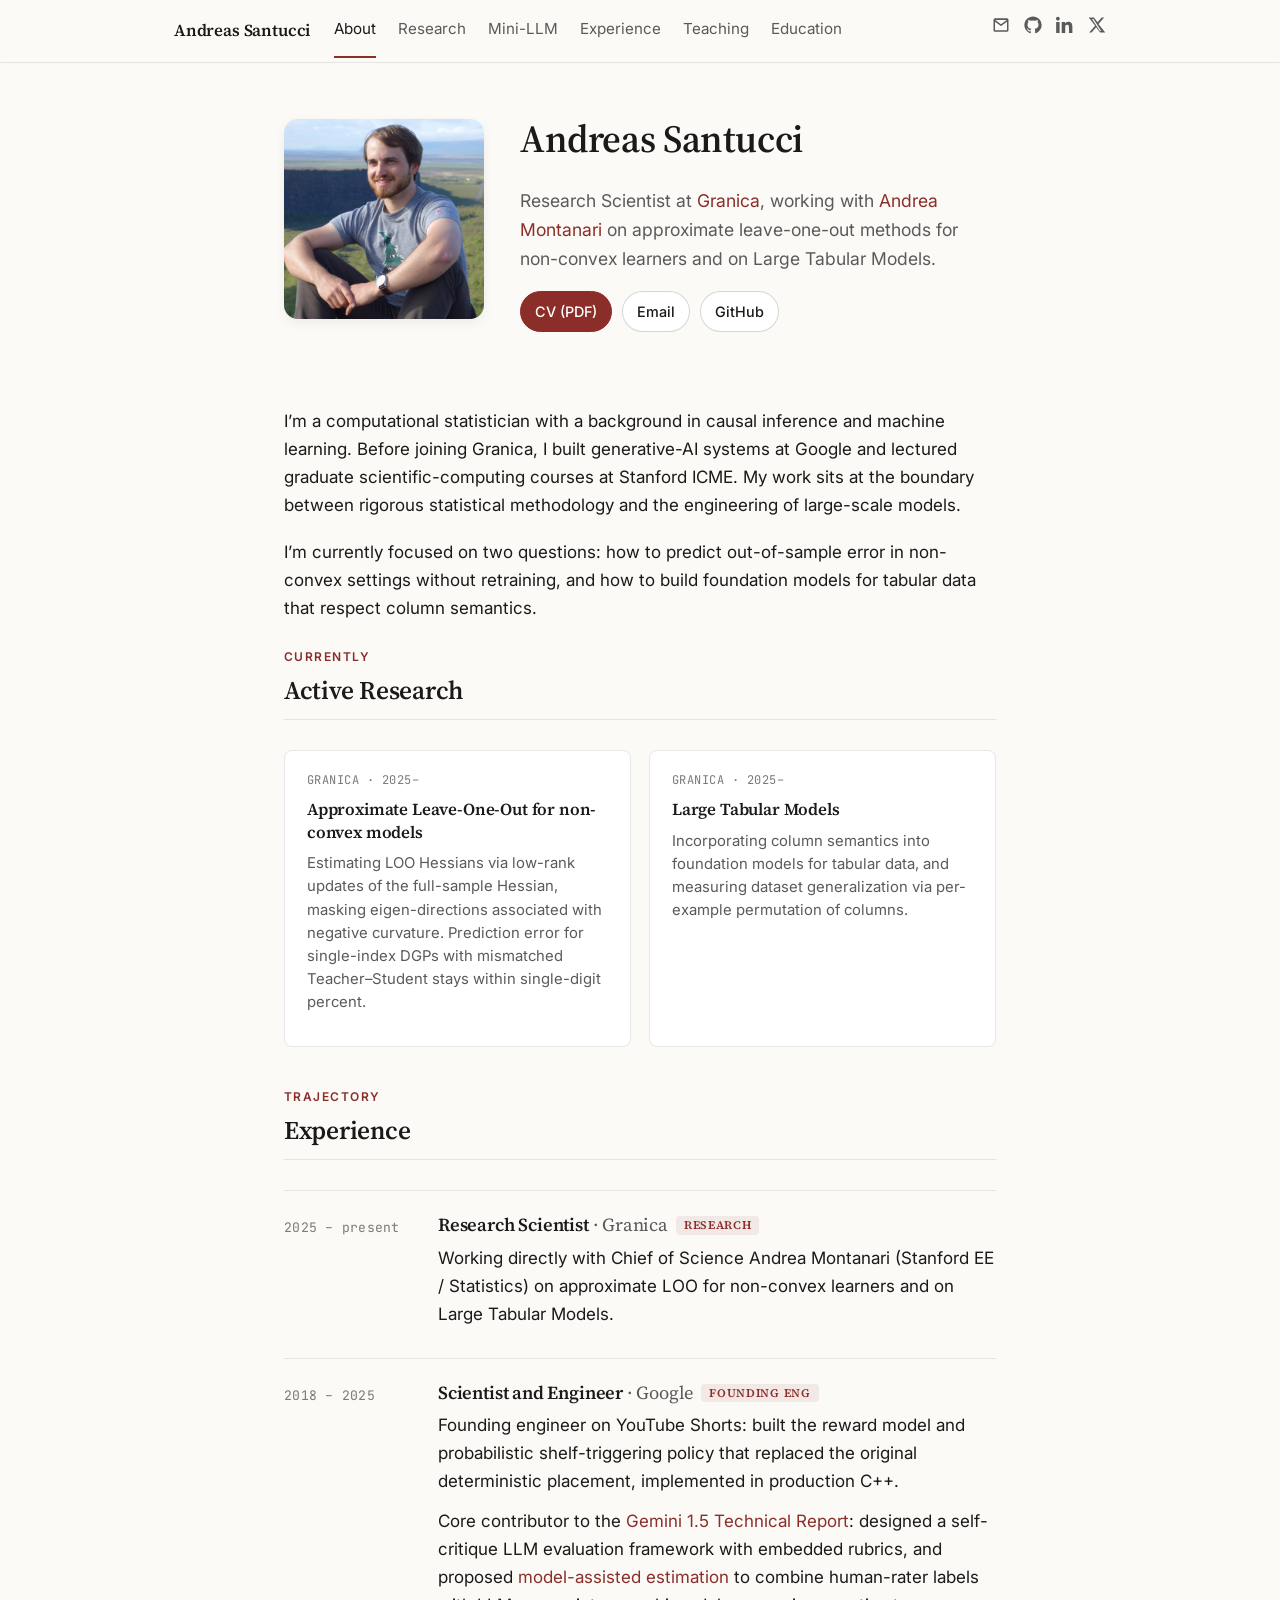
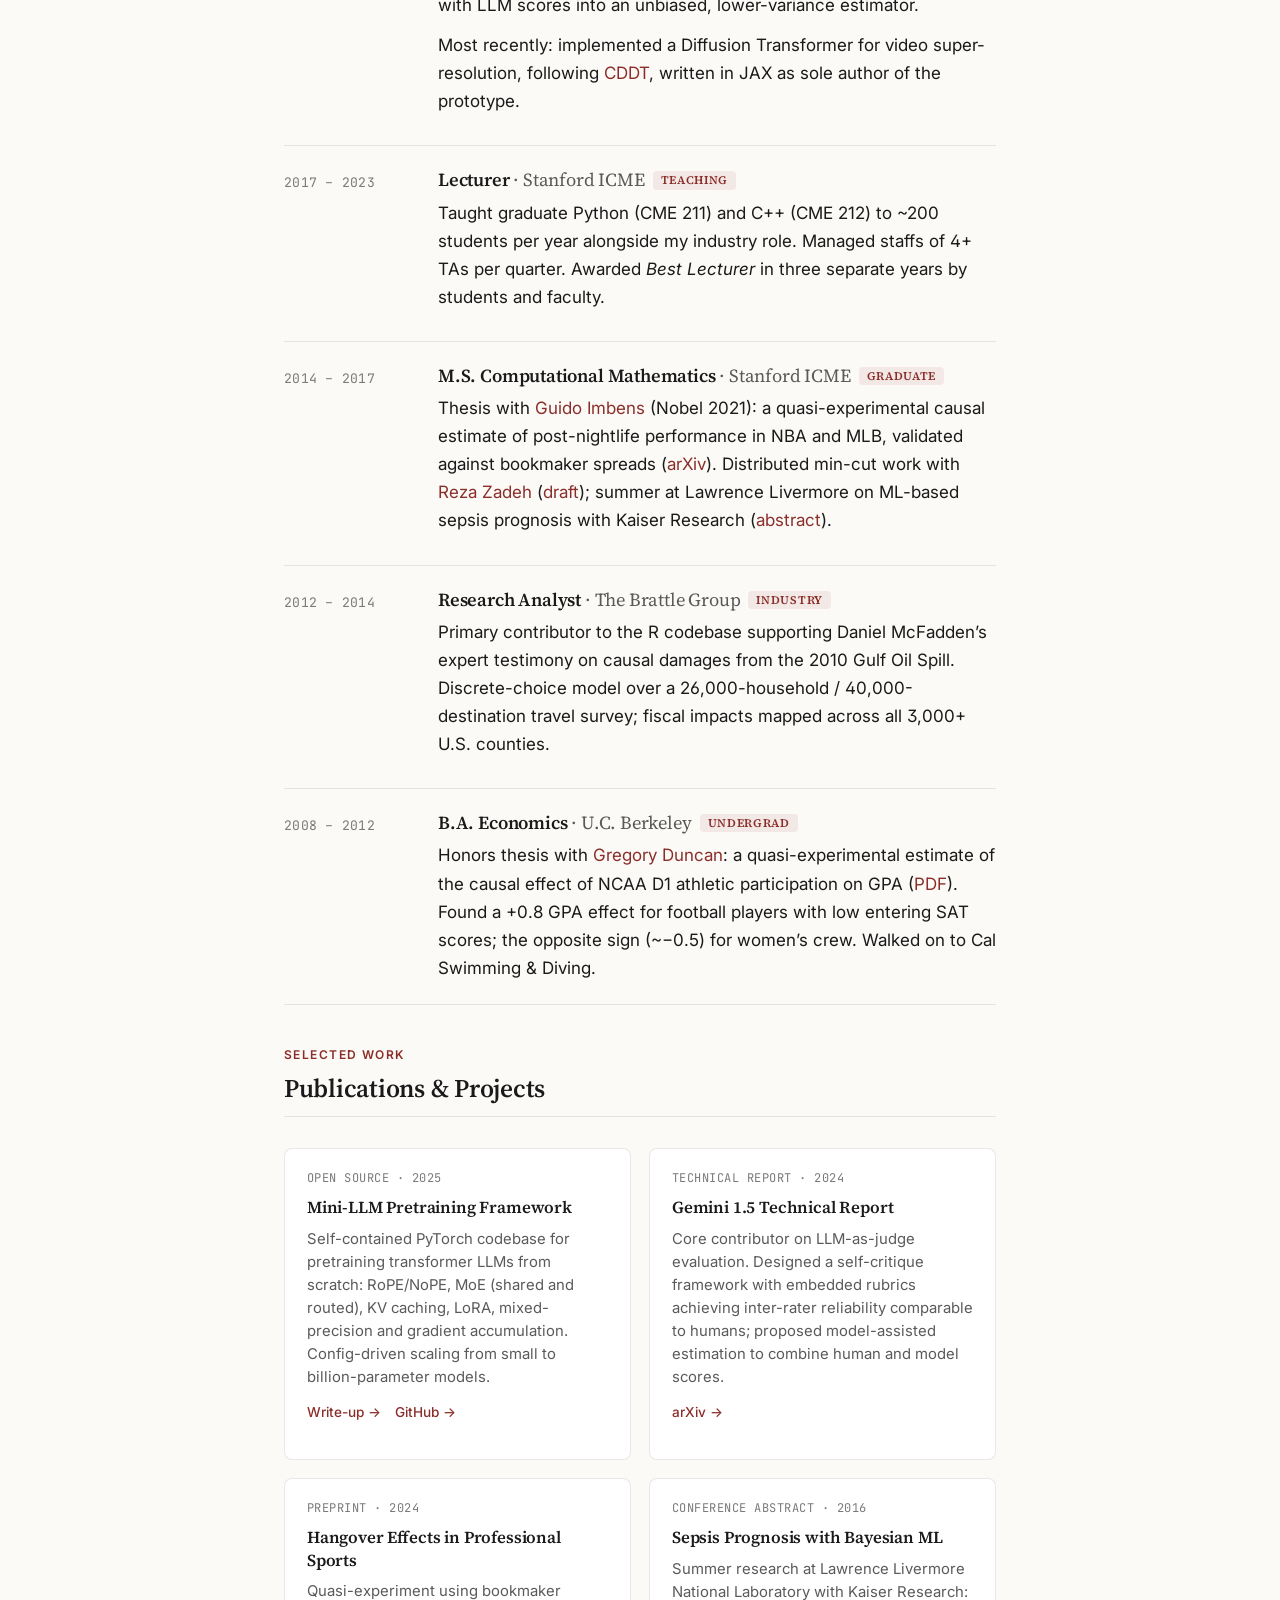
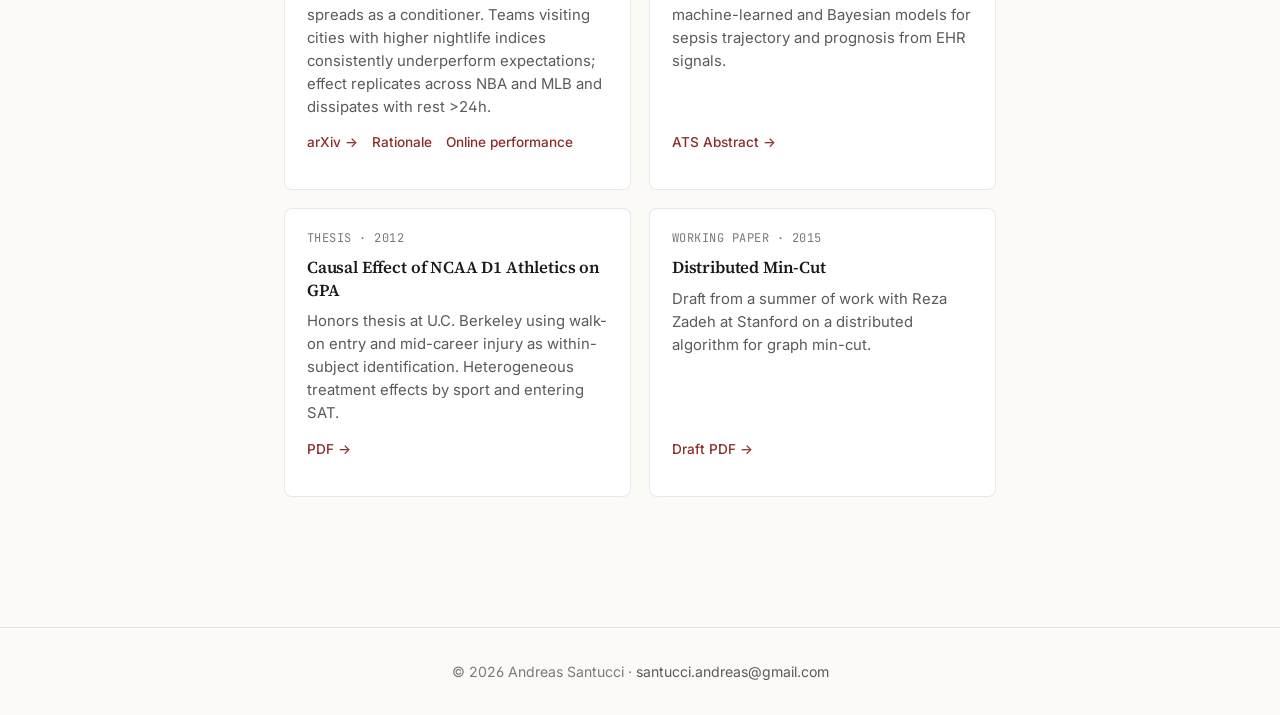
<file: index.html>
<!DOCTYPE html>
<html lang="en">
<head>
  <meta charset="utf-8" />
  <meta http-equiv="X-UA-Compatible" content="IE=edge" />
  <meta name="viewport" content="width=device-width, initial-scale=1" />

  <title>Andreas Santucci — Research Scientist</title>
  <meta name="description" content="Andreas Santucci is a Research Scientist at Granica working on approximate leave-one-out methods and Large Tabular Models. Previously: Generative AI at Google, Lecturer at Stanford ICME." />
  <meta name="author" content="Andreas Santucci" />

  <!-- Open Graph / social -->
  <meta property="og:type" content="profile" />
  <meta property="og:title" content="Andreas Santucci — Research Scientist" />
  <meta property="og:description" content="Research Scientist at Granica. Previously Generative AI at Google and Lecturer at Stanford ICME. Causal inference, ML, and large-scale model development." />
  <meta property="og:image" content="https://asantucci.github.io/images/profile.jpg" />
  <meta property="og:url" content="https://asantucci.github.io/" />
  <meta name="twitter:card" content="summary_large_image" />
  <meta name="twitter:creator" content="@andreassantucci" />

  <link rel="icon" type="image/svg+xml" href="data:image/svg+xml,%3Csvg xmlns='http://www.w3.org/2000/svg' viewBox='0 0 64 64'%3E%3Crect width='64' height='64' rx='12' fill='%238b2e2a'/%3E%3Ctext x='32' y='44' font-family='Georgia,serif' font-size='38' font-weight='700' fill='%23fbfaf7' text-anchor='middle'%3EA%3C/text%3E%3C/svg%3E" />
  <link rel="canonical" href="https://asantucci.github.io/" />

  <link rel="preconnect" href="https://fonts.googleapis.com" />
  <link rel="preconnect" href="https://fonts.gstatic.com" crossorigin />
  <link href="https://fonts.googleapis.com/css2?family=Inter:wght@400;500;600;700&family=Source+Serif+4:opsz,wght@8..60,400;8..60,600;8..60,700&family=JetBrains+Mono:wght@400;500&display=swap" rel="stylesheet" />

  <link rel="stylesheet" href="styles.css" />

  <!-- Google Analytics -->
  <script async src="https://www.googletagmanager.com/gtag/js?id=G-79YM4CPY0Z"></script>
  <script>
    window.dataLayer = window.dataLayer || [];
    function gtag(){dataLayer.push(arguments);}
    gtag('js', new Date());
    gtag('config', 'G-79YM4CPY0Z');
  </script>
  <meta name="google-site-verification" content="n0Z7rdeTG9ylbMu2tfdA21yNbpfk3W9G7oRojFH4IR4" />
</head>
<body>

<header class="site-header">
  <nav class="nav" id="primary-nav">
    <a href="index.html" class="nav-brand">Andreas Santucci</a>
    <button class="nav-toggle" aria-label="Toggle menu" aria-expanded="false" aria-controls="primary-nav">
      <span></span><span></span><span></span>
    </button>
    <ul class="nav-links">
      <li><a href="index.html" class="active">About</a></li>
      <li><a href="Research.html">Research</a></li>
      <li><a href="llm.html">Mini-LLM</a></li>
      <li><a href="Work_Experience.html">Experience</a></li>
      <li><a href="Teaching.html">Teaching</a></li>
      <li><a href="Education.html">Education</a></li>
    </ul>
    <ul class="nav-social">
      <li><a href="mailto:santucci.andreas@gmail.com" aria-label="Email">
        <svg viewBox="0 0 24 24" aria-hidden="true"><path d="M2 5a2 2 0 0 1 2-2h16a2 2 0 0 1 2 2v14a2 2 0 0 1-2 2H4a2 2 0 0 1-2-2V5Zm2.4.4 7.6 5.7 7.6-5.7H4.4ZM20 7.5l-7.4 5.5a1 1 0 0 1-1.2 0L4 7.5V19h16V7.5Z"/></svg>
      </a></li>
      <li><a href="https://github.com/asantucci" aria-label="GitHub">
        <svg viewBox="0 0 24 24" aria-hidden="true"><path d="M12 .5C5.65.5.5 5.65.5 12.02c0 5.09 3.29 9.4 7.86 10.93.57.11.78-.25.78-.55 0-.27-.01-.99-.02-1.95-3.2.7-3.87-1.54-3.87-1.54-.52-1.32-1.27-1.67-1.27-1.67-1.04-.71.08-.7.08-.7 1.15.08 1.76 1.18 1.76 1.18 1.02 1.75 2.68 1.25 3.34.95.1-.74.4-1.25.72-1.54-2.55-.29-5.24-1.28-5.24-5.69 0-1.26.45-2.28 1.18-3.08-.12-.29-.51-1.46.11-3.05 0 0 .97-.31 3.18 1.18a11.07 11.07 0 0 1 5.78 0c2.21-1.49 3.17-1.18 3.17-1.18.63 1.59.23 2.76.12 3.05.74.8 1.18 1.82 1.18 3.08 0 4.42-2.7 5.39-5.27 5.68.41.36.78 1.06.78 2.13 0 1.54-.01 2.78-.01 3.16 0 .31.21.67.79.55C20.22 21.4 23.5 17.1 23.5 12.02 23.5 5.65 18.35.5 12 .5Z"/></svg>
      </a></li>
      <li><a href="https://www.linkedin.com/in/santucciandreas/" aria-label="LinkedIn">
        <svg viewBox="0 0 24 24" aria-hidden="true"><path d="M4.98 3.5C4.98 4.88 3.87 6 2.5 6S0 4.88 0 3.5 1.12 1 2.5 1s2.48 1.12 2.48 2.5ZM.22 8h4.56v14.5H.22V8Zm7.4 0h4.37v1.98h.06c.61-1.15 2.1-2.36 4.32-2.36 4.62 0 5.47 3.04 5.47 7v7.88h-4.56v-6.99c0-1.67-.03-3.81-2.32-3.81-2.32 0-2.68 1.81-2.68 3.69v7.11H7.62V8Z"/></svg>
      </a></li>
      <li><a href="https://twitter.com/andreassantucci" aria-label="Twitter">
        <svg viewBox="0 0 24 24" aria-hidden="true"><path d="M18.244 2H21.5l-7.5 8.57L23 22h-6.81l-5.34-6.98L4.78 22H1.52l8.02-9.16L1 2h6.91l4.83 6.39L18.244 2Zm-2.39 18h1.86L7.27 4H5.27l10.585 16Z"/></svg>
      </a></li>
    </ul>
  </nav>
</header>

<main>
  <div class="container">

    <section class="hero">
      <div class="hero-photo">
        <img src="images/profile.jpg" alt="Andreas Santucci" />
      </div>
      <div class="hero-body">
        <h1>Andreas Santucci</h1>
        <p class="hero-tagline">
          Research Scientist at <a href="https://granica.ai/">Granica</a>,
          working with <a href="https://web.stanford.edu/~montanar/">Andrea Montanari</a>
          on approximate leave-one-out methods for non-convex learners and on Large Tabular Models.
        </p>
        <p class="hero-actions">
          <a class="btn btn-primary" href="files/santucci_andreas.pdf">CV (PDF)</a>
          <a class="btn" href="mailto:santucci.andreas@gmail.com">Email</a>
          <a class="btn" href="https://github.com/asantucci">GitHub</a>
        </p>
      </div>
    </section>

    <section id="about">
      <p>
        I&rsquo;m a computational statistician with a background in causal inference and machine
        learning. Before joining Granica, I built generative-AI systems at Google
        and lectured graduate scientific-computing courses at Stanford ICME.
        My work sits at the boundary between rigorous statistical methodology and the
        engineering of large-scale models.
      </p>
      <p>
        I&rsquo;m currently focused on two questions: how to predict out-of-sample error in
        non-convex settings without retraining, and how to build foundation models for
        tabular data that respect column semantics.
      </p>
    </section>

    <section id="current">
      <p class="section-eyebrow">Currently</p>
      <h2 class="section-title">Active Research</h2>

      <div class="card-grid">
        <article class="card">
          <p class="card-meta">Granica · 2025–</p>
          <h3 class="card-title">Approximate Leave-One-Out for non-convex models</h3>
          <p class="card-desc">
            Estimating LOO Hessians via low-rank updates of the full-sample Hessian,
            masking eigen-directions associated with negative curvature. Prediction error
            for single-index DGPs with mismatched Teacher–Student stays within single-digit percent.
          </p>
        </article>

        <article class="card">
          <p class="card-meta">Granica · 2025–</p>
          <h3 class="card-title">Large Tabular Models</h3>
          <p class="card-desc">
            Incorporating column semantics into foundation models for tabular data, and
            measuring dataset generalization via per-example permutation of columns.
          </p>
        </article>
      </div>
    </section>

    <section id="experience">
      <p class="section-eyebrow">Trajectory</p>
      <h2 class="section-title">Experience</h2>

      <ol class="timeline">

        <li class="timeline-item">
          <div class="timeline-meta">2025 – present</div>
          <div class="timeline-body">
            <h3>Research Scientist <span class="org">· Granica</span><span class="timeline-role">Research</span></h3>
            <p>
              Working directly with Chief of Science Andrea Montanari (Stanford EE / Statistics)
              on approximate LOO for non-convex learners and on Large Tabular Models.
            </p>
          </div>
        </li>

        <li class="timeline-item">
          <div class="timeline-meta">2018 – 2025</div>
          <div class="timeline-body">
            <h3>Scientist and Engineer <span class="org">· Google</span><span class="timeline-role">Founding Eng</span></h3>
            <p>
              Founding engineer on YouTube Shorts: built the reward model and probabilistic
              shelf-triggering policy that replaced the original deterministic placement,
              implemented in production C++.
            </p>
            <p>
              Core contributor to the <a href="https://arxiv.org/pdf/2312.11805v4">Gemini 1.5 Technical Report</a>:
              designed a self-critique LLM evaluation framework with embedded rubrics,
              and proposed
              <a href="https://projecteuclid.org/journals/statistical-science/volume-32/issue-2/Model-Assisted-Survey-Estimation-with-Modern-Prediction-Techniques/10.1214/16-STS589.pdf">model-assisted estimation</a>
              to combine human-rater labels with LLM scores into an unbiased, lower-variance estimator.
            </p>
            <p>
              Most recently: implemented a Diffusion Transformer for video super-resolution,
              following <a href="https://arxiv.org/abs/2405.07648">CDDT</a>, written in JAX as sole author of the prototype.
            </p>
          </div>
        </li>

        <li class="timeline-item">
          <div class="timeline-meta">2017 – 2023</div>
          <div class="timeline-body">
            <h3>Lecturer <span class="org">· Stanford ICME</span><span class="timeline-role">Teaching</span></h3>
            <p>
              Taught graduate Python (CME 211) and C++ (CME 212) to ~200 students per year
              alongside my industry role. Managed staffs of 4+ TAs per quarter. Awarded
              <em>Best Lecturer</em> in three separate years by students and faculty.
            </p>
          </div>
        </li>

        <li class="timeline-item">
          <div class="timeline-meta">2014 – 2017</div>
          <div class="timeline-body">
            <h3>M.S. Computational Mathematics <span class="org">· Stanford ICME</span><span class="timeline-role">Graduate</span></h3>
            <p>
              Thesis with <a href="https://www.gsb.stanford.edu/faculty-research/faculty/guido-w-imbens">Guido Imbens</a>
              (Nobel 2021): a quasi-experimental causal estimate of post-nightlife
              performance in NBA and MLB, validated against bookmaker spreads
              (<a href="https://arxiv.org/abs/2412.21181">arXiv</a>).
              Distributed min-cut work with <a href="https://stanford.edu/~rezab/">Reza Zadeh</a>
              (<a href="files/rd.pdf">draft</a>); summer at Lawrence Livermore on
              ML-based sepsis prognosis with Kaiser Research
              (<a href="https://www.atsjournals.org/doi/epdf/10.1164/ajrccm-conference.2016.193.1_MeetingAbstracts.A2714?role=tab">abstract</a>).
            </p>
          </div>
        </li>

        <li class="timeline-item">
          <div class="timeline-meta">2012 – 2014</div>
          <div class="timeline-body">
            <h3>Research Analyst <span class="org">· The Brattle Group</span><span class="timeline-role">Industry</span></h3>
            <p>
              Primary contributor to the R codebase supporting Daniel McFadden&rsquo;s
              expert testimony on causal damages from the 2010 Gulf Oil Spill.
              Discrete-choice model over a 26,000-household / 40,000-destination travel survey;
              fiscal impacts mapped across all 3,000+ U.S. counties.
            </p>
          </div>
        </li>

        <li class="timeline-item">
          <div class="timeline-meta">2008 – 2012</div>
          <div class="timeline-body">
            <h3>B.A. Economics <span class="org">· U.C. Berkeley</span><span class="timeline-role">Undergrad</span></h3>
            <p>
              Honors thesis with <a href="https://econ.washington.edu/people/gregory-m-duncan">Gregory Duncan</a>:
              a quasi-experimental estimate of the causal effect of NCAA D1 athletic participation on GPA
              (<a href="https://econ.berkeley.edu/sites/default/files/Santucci.pdf">PDF</a>).
              Found a +0.8 GPA effect for football players with low entering SAT scores;
              the opposite sign (~&minus;0.5) for women&rsquo;s crew. Walked on to Cal Swimming &amp; Diving.
            </p>
          </div>
        </li>

      </ol>
    </section>

    <section id="selected-work">
      <p class="section-eyebrow">Selected Work</p>
      <h2 class="section-title">Publications &amp; Projects</h2>

      <div class="card-grid">

        <article class="card">
          <p class="card-meta">Open Source · 2025</p>
          <h3 class="card-title"><a href="llm.html">Mini-LLM Pretraining Framework</a></h3>
          <p class="card-desc">
            Self-contained PyTorch codebase for pretraining transformer LLMs from scratch:
            RoPE/NoPE, MoE (shared and routed), KV caching, LoRA, mixed-precision and
            gradient accumulation. Config-driven scaling from small to billion-parameter models.
          </p>
          <p class="card-links">
            <a href="llm.html">Write-up →</a>
            <a href="https://github.com/asantucci/language-model">GitHub →</a>
          </p>
        </article>

        <article class="card">
          <p class="card-meta">Technical Report · 2024</p>
          <h3 class="card-title"><a href="https://arxiv.org/pdf/2312.11805v4">Gemini 1.5 Technical Report</a></h3>
          <p class="card-desc">
            Core contributor on LLM-as-judge evaluation. Designed a self-critique framework
            with embedded rubrics achieving inter-rater reliability comparable to humans;
            proposed model-assisted estimation to combine human and model scores.
          </p>
          <p class="card-links">
            <a href="https://arxiv.org/pdf/2312.11805v4">arXiv →</a>
          </p>
        </article>

        <article class="card">
          <p class="card-meta">Preprint · 2024</p>
          <h3 class="card-title"><a href="https://arxiv.org/abs/2412.21181">Hangover Effects in Professional Sports</a></h3>
          <p class="card-desc">
            Quasi-experiment using bookmaker spreads as a conditioner. Teams visiting cities
            with higher nightlife indices consistently underperform expectations; effect
            replicates across NBA and MLB and dissipates with rest &gt;24h.
          </p>
          <p class="card-links">
            <a href="https://arxiv.org/abs/2412.21181">arXiv →</a>
            <a href="files/meet_the_spread.pdf">Rationale</a>
            <a href="files/mlb_bets_by_season.pdf">Online performance</a>
          </p>
        </article>

        <article class="card">
          <p class="card-meta">Conference Abstract · 2016</p>
          <h3 class="card-title"><a href="https://www.atsjournals.org/doi/epdf/10.1164/ajrccm-conference.2016.193.1_MeetingAbstracts.A2714?role=tab">Sepsis Prognosis with Bayesian ML</a></h3>
          <p class="card-desc">
            Summer research at Lawrence Livermore National Laboratory with Kaiser Research:
            machine-learned and Bayesian models for sepsis trajectory and prognosis from
            EHR signals.
          </p>
          <p class="card-links">
            <a href="https://www.atsjournals.org/doi/epdf/10.1164/ajrccm-conference.2016.193.1_MeetingAbstracts.A2714?role=tab">ATS Abstract →</a>
          </p>
        </article>

        <article class="card">
          <p class="card-meta">Thesis · 2012</p>
          <h3 class="card-title"><a href="https://econ.berkeley.edu/sites/default/files/Santucci.pdf">Causal Effect of NCAA D1 Athletics on GPA</a></h3>
          <p class="card-desc">
            Honors thesis at U.C. Berkeley using walk-on entry and mid-career injury as
            within-subject identification. Heterogeneous treatment effects by sport and
            entering SAT.
          </p>
          <p class="card-links">
            <a href="https://econ.berkeley.edu/sites/default/files/Santucci.pdf">PDF →</a>
          </p>
        </article>

        <article class="card">
          <p class="card-meta">Working Paper · 2015</p>
          <h3 class="card-title"><a href="files/rd.pdf">Distributed Min-Cut</a></h3>
          <p class="card-desc">
            Draft from a summer of work with Reza Zadeh at Stanford on a distributed
            algorithm for graph min-cut.
          </p>
          <p class="card-links">
            <a href="files/rd.pdf">Draft PDF →</a>
          </p>
        </article>

      </div>
    </section>

  </div>
</main>

<footer class="site-footer">
  <div class="container-wide">
    © 2026 Andreas Santucci ·
    <a href="mailto:santucci.andreas@gmail.com">santucci.andreas@gmail.com</a>
  </div>
</footer>

<script>
  // Mobile nav toggle
  (function () {
    var nav = document.getElementById('primary-nav');
    if (!nav) return;
    var btn = nav.querySelector('.nav-toggle');
    if (!btn) return;
    btn.addEventListener('click', function () {
      var open = nav.classList.toggle('is-open');
      btn.setAttribute('aria-expanded', open ? 'true' : 'false');
    });
  })();
</script>

</body>
</html>
</file>
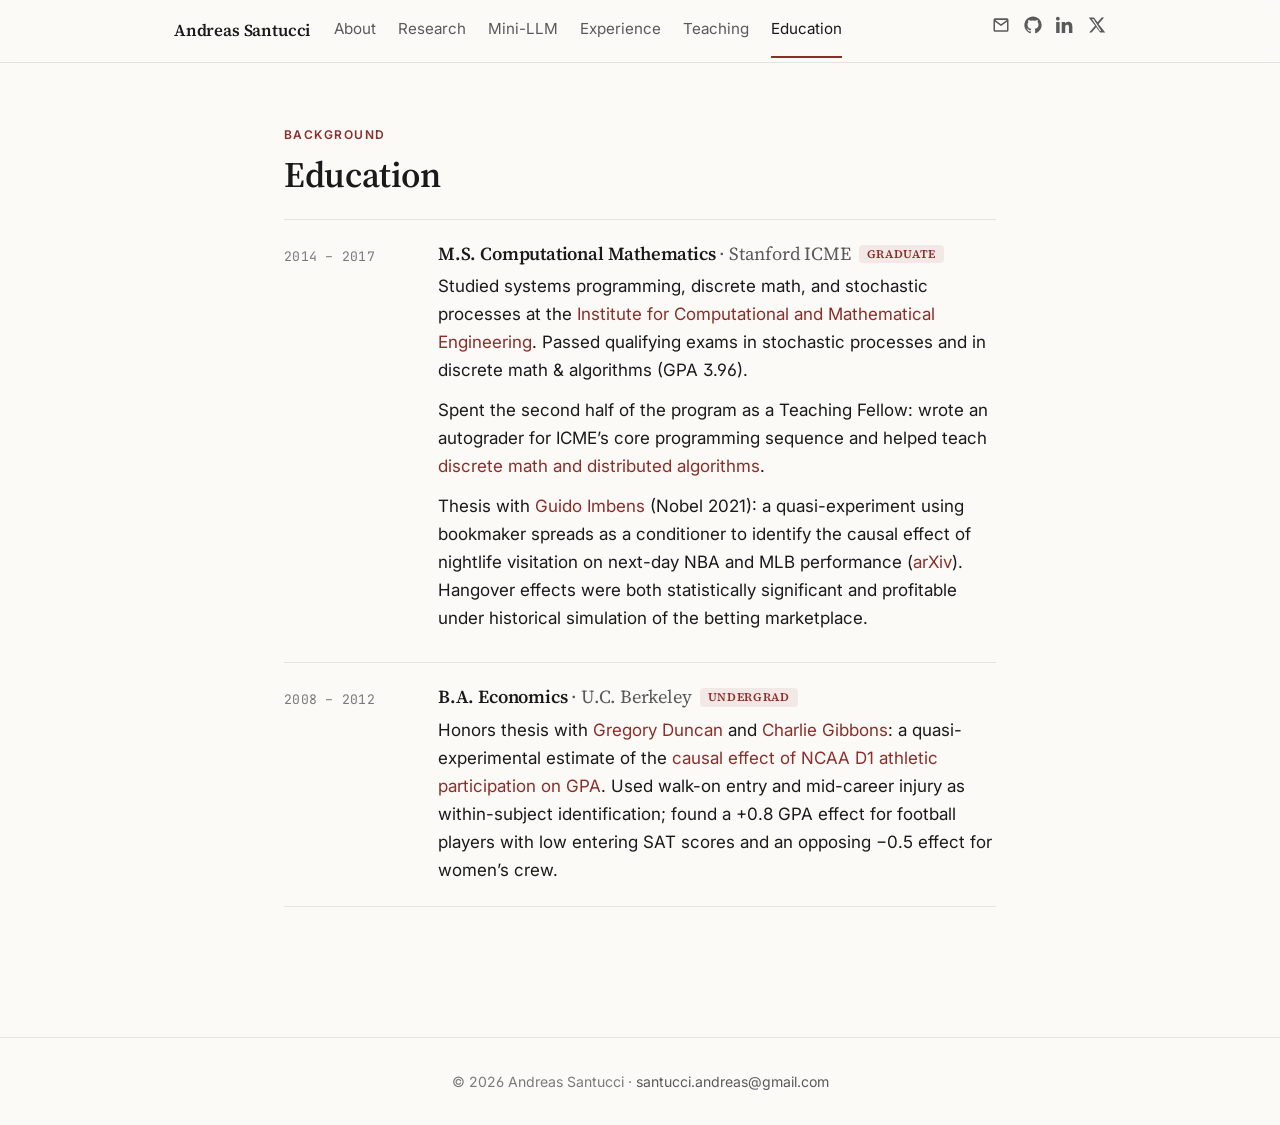
<file: Education.html>
<!DOCTYPE html>
<html lang="en">
<head>
  <meta charset="utf-8" />
  <meta http-equiv="X-UA-Compatible" content="IE=edge" />
  <meta name="viewport" content="width=device-width, initial-scale=1" />

  <title>Education — Andreas Santucci</title>
  <meta name="description" content="Education: B.A. Economics at U.C. Berkeley (honors thesis on causal effects of NCAA athletics on GPA) and M.S. Computational Mathematics at Stanford ICME." />
  <meta name="author" content="Andreas Santucci" />

  <meta property="og:type" content="profile" />
  <meta property="og:title" content="Education — Andreas Santucci" />
  <meta property="og:description" content="B.A. Economics, U.C. Berkeley. M.S. Computational Mathematics, Stanford ICME." />
  <meta property="og:image" content="https://asantucci.github.io/images/profile.jpg" />
  <meta property="og:url" content="https://asantucci.github.io/Education.html" />
  <meta name="twitter:card" content="summary" />

  <link rel="icon" type="image/svg+xml" href="data:image/svg+xml,%3Csvg xmlns='http://www.w3.org/2000/svg' viewBox='0 0 64 64'%3E%3Crect width='64' height='64' rx='12' fill='%238b2e2a'/%3E%3Ctext x='32' y='44' font-family='Georgia,serif' font-size='38' font-weight='700' fill='%23fbfaf7' text-anchor='middle'%3EA%3C/text%3E%3C/svg%3E" />
  <link rel="canonical" href="https://asantucci.github.io/Education.html" />

  <link rel="preconnect" href="https://fonts.googleapis.com" />
  <link rel="preconnect" href="https://fonts.gstatic.com" crossorigin />
  <link href="https://fonts.googleapis.com/css2?family=Inter:wght@400;500;600;700&family=Source+Serif+4:opsz,wght@8..60,400;8..60,600;8..60,700&family=JetBrains+Mono:wght@400;500&display=swap" rel="stylesheet" />

  <link rel="stylesheet" href="styles.css" />

  <script async src="https://www.googletagmanager.com/gtag/js?id=G-79YM4CPY0Z"></script>
  <script>
    window.dataLayer = window.dataLayer || [];
    function gtag(){dataLayer.push(arguments);}
    gtag('js', new Date());
    gtag('config', 'G-79YM4CPY0Z');
  </script>
</head>
<body>

<header class="site-header">
  <nav class="nav" id="primary-nav">
    <a href="index.html" class="nav-brand">Andreas Santucci</a>
    <button class="nav-toggle" aria-label="Toggle menu" aria-expanded="false" aria-controls="primary-nav">
      <span></span><span></span><span></span>
    </button>
    <ul class="nav-links">
      <li><a href="index.html">About</a></li>
      <li><a href="Research.html">Research</a></li>
      <li><a href="llm.html">Mini-LLM</a></li>
      <li><a href="Work_Experience.html">Experience</a></li>
      <li><a href="Teaching.html">Teaching</a></li>
      <li><a href="Education.html" class="active">Education</a></li>
    </ul>
    <ul class="nav-social">
      <li><a href="mailto:santucci.andreas@gmail.com" aria-label="Email">
        <svg viewBox="0 0 24 24" aria-hidden="true"><path d="M2 5a2 2 0 0 1 2-2h16a2 2 0 0 1 2 2v14a2 2 0 0 1-2 2H4a2 2 0 0 1-2-2V5Zm2.4.4 7.6 5.7 7.6-5.7H4.4ZM20 7.5l-7.4 5.5a1 1 0 0 1-1.2 0L4 7.5V19h16V7.5Z"/></svg>
      </a></li>
      <li><a href="https://github.com/asantucci" aria-label="GitHub">
        <svg viewBox="0 0 24 24" aria-hidden="true"><path d="M12 .5C5.65.5.5 5.65.5 12.02c0 5.09 3.29 9.4 7.86 10.93.57.11.78-.25.78-.55 0-.27-.01-.99-.02-1.95-3.2.7-3.87-1.54-3.87-1.54-.52-1.32-1.27-1.67-1.27-1.67-1.04-.71.08-.7.08-.7 1.15.08 1.76 1.18 1.76 1.18 1.02 1.75 2.68 1.25 3.34.95.1-.74.4-1.25.72-1.54-2.55-.29-5.24-1.28-5.24-5.69 0-1.26.45-2.28 1.18-3.08-.12-.29-.51-1.46.11-3.05 0 0 .97-.31 3.18 1.18a11.07 11.07 0 0 1 5.78 0c2.21-1.49 3.17-1.18 3.17-1.18.63 1.59.23 2.76.12 3.05.74.8 1.18 1.82 1.18 3.08 0 4.42-2.7 5.39-5.27 5.68.41.36.78 1.06.78 2.13 0 1.54-.01 2.78-.01 3.16 0 .31.21.67.79.55C20.22 21.4 23.5 17.1 23.5 12.02 23.5 5.65 18.35.5 12 .5Z"/></svg>
      </a></li>
      <li><a href="https://www.linkedin.com/in/santucciandreas/" aria-label="LinkedIn">
        <svg viewBox="0 0 24 24" aria-hidden="true"><path d="M4.98 3.5C4.98 4.88 3.87 6 2.5 6S0 4.88 0 3.5 1.12 1 2.5 1s2.48 1.12 2.48 2.5ZM.22 8h4.56v14.5H.22V8Zm7.4 0h4.37v1.98h.06c.61-1.15 2.1-2.36 4.32-2.36 4.62 0 5.47 3.04 5.47 7v7.88h-4.56v-6.99c0-1.67-.03-3.81-2.32-3.81-2.32 0-2.68 1.81-2.68 3.69v7.11H7.62V8Z"/></svg>
      </a></li>
      <li><a href="https://twitter.com/andreassantucci" aria-label="Twitter">
        <svg viewBox="0 0 24 24" aria-hidden="true"><path d="M18.244 2H21.5l-7.5 8.57L23 22h-6.81l-5.34-6.98L4.78 22H1.52l8.02-9.16L1 2h6.91l4.83 6.39L18.244 2Zm-2.39 18h1.86L7.27 4H5.27l10.585 16Z"/></svg>
      </a></li>
    </ul>
  </nav>
</header>

<main>
  <div class="container">

    <p class="section-eyebrow">Background</p>
    <h1>Education</h1>

    <ol class="timeline">

      <li class="timeline-item">
        <div class="timeline-meta">2014 – 2017</div>
        <div class="timeline-body">
          <h3>M.S. Computational Mathematics <span class="org">· Stanford ICME</span><span class="timeline-role">Graduate</span></h3>
          <p>
            Studied systems programming, discrete math, and stochastic processes
            at the <a href="https://icme.stanford.edu/">Institute for Computational and Mathematical Engineering</a>.
            Passed qualifying exams in stochastic processes and in discrete math &amp; algorithms (GPA 3.96).
          </p>
          <p>
            Spent the second half of the program as a Teaching Fellow: wrote an autograder
            for ICME&rsquo;s core programming sequence and helped teach
            <a href="https://stanford.edu/~rezab/classes/cme305/W17/">discrete math and distributed algorithms</a>.
          </p>
          <p>
            Thesis with <a href="https://www.gsb.stanford.edu/faculty-research/faculty/guido-w-imbens">Guido Imbens</a>
            (Nobel 2021): a quasi-experiment using bookmaker spreads as a conditioner to identify the
            causal effect of nightlife visitation on next-day NBA and MLB performance
            (<a href="https://arxiv.org/abs/2412.21181">arXiv</a>).
            Hangover effects were both statistically significant and profitable under historical
            simulation of the betting marketplace.
          </p>
        </div>
      </li>

      <li class="timeline-item">
        <div class="timeline-meta">2008 – 2012</div>
        <div class="timeline-body">
          <h3>B.A. Economics <span class="org">· U.C. Berkeley</span><span class="timeline-role">Undergrad</span></h3>
          <p>
            Honors thesis with <a href="https://econ.washington.edu/people/gregory-m-duncan">Gregory Duncan</a>
            and <a href="http://gibbons.bio/">Charlie Gibbons</a>:
            a quasi-experimental estimate of the
            <a href="https://econ.berkeley.edu/sites/default/files/Santucci.pdf">causal effect of NCAA D1 athletic participation on GPA</a>.
            Used walk-on entry and mid-career injury as within-subject identification;
            found a +0.8 GPA effect for football players with low entering SAT scores
            and an opposing −0.5 effect for women&rsquo;s crew.
          </p>
        </div>
      </li>

    </ol>

  </div>
</main>

<footer class="site-footer">
  <div class="container-wide">
    © 2026 Andreas Santucci ·
    <a href="mailto:santucci.andreas@gmail.com">santucci.andreas@gmail.com</a>
  </div>
</footer>

<script>
  (function () {
    var nav = document.getElementById('primary-nav');
    if (!nav) return;
    var btn = nav.querySelector('.nav-toggle');
    if (!btn) return;
    btn.addEventListener('click', function () {
      var open = nav.classList.toggle('is-open');
      btn.setAttribute('aria-expanded', open ? 'true' : 'false');
    });
  })();
</script>

</body>
</html>
</file>
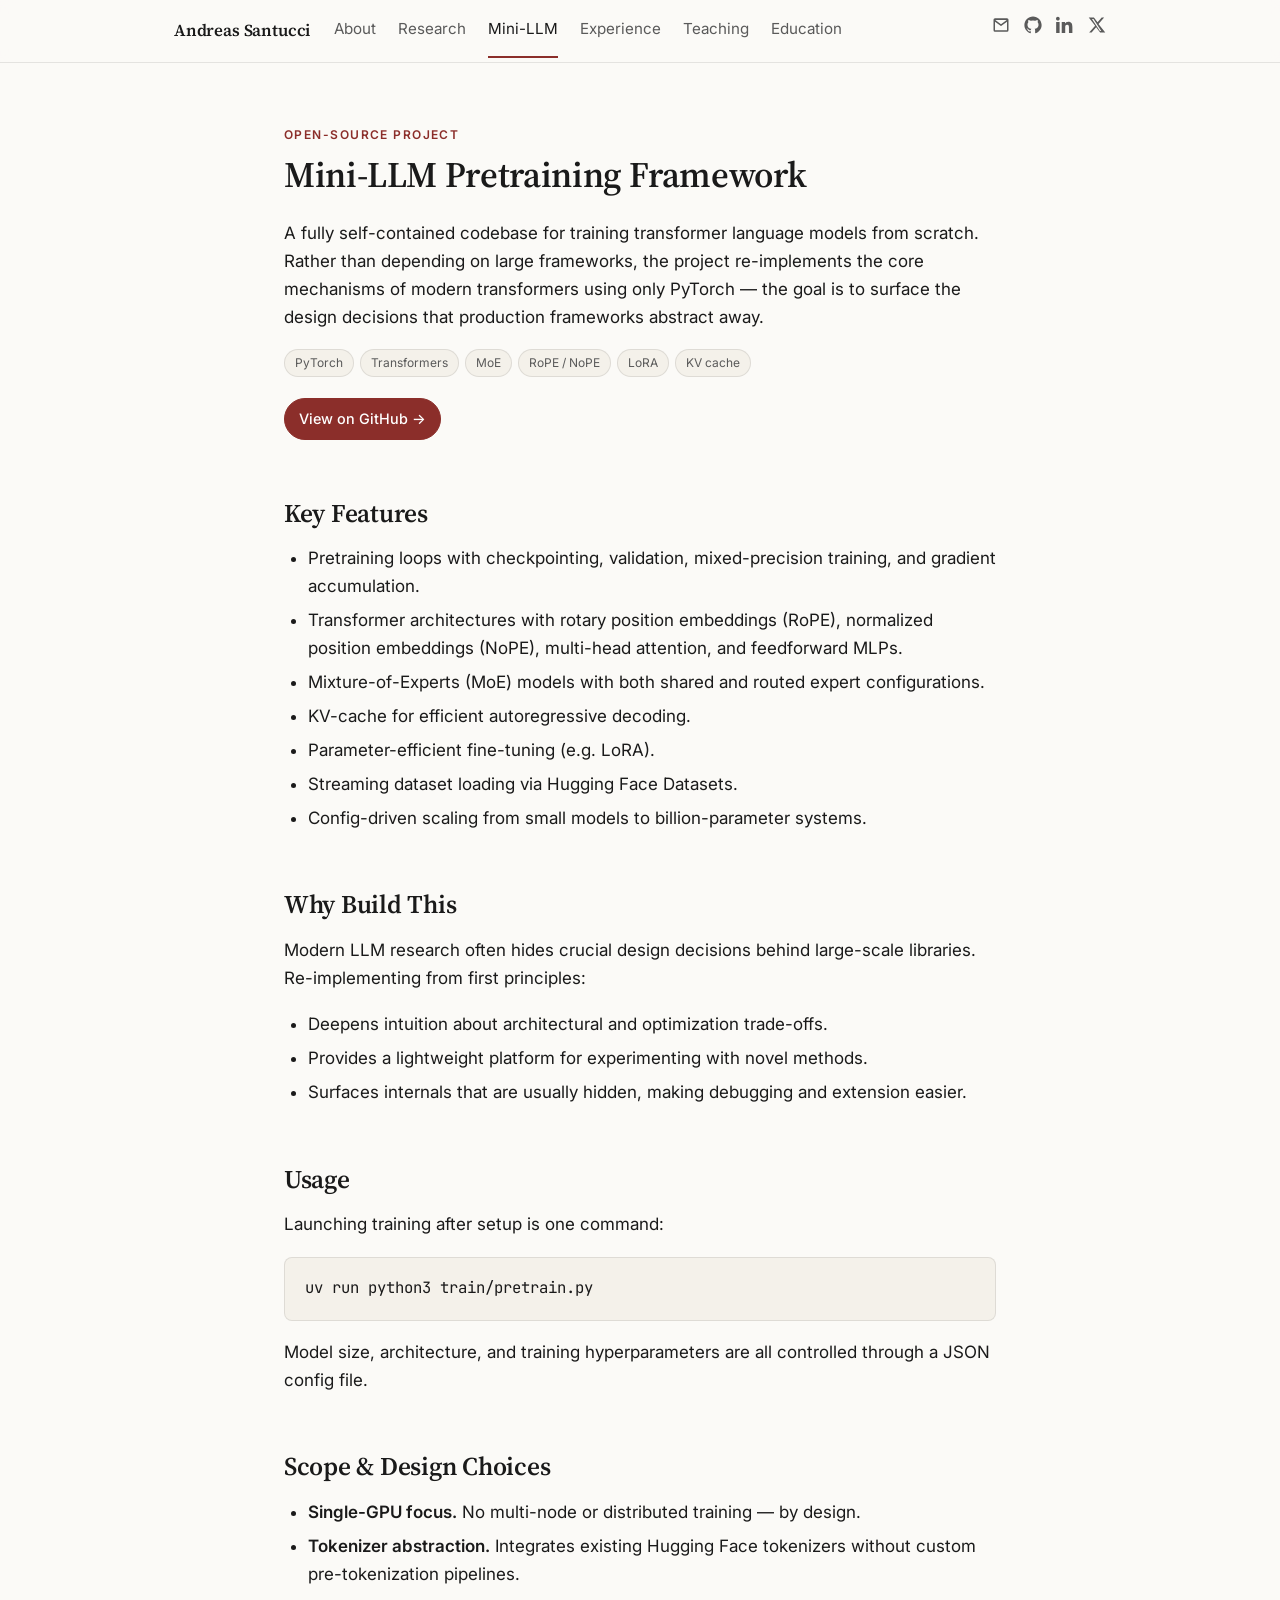
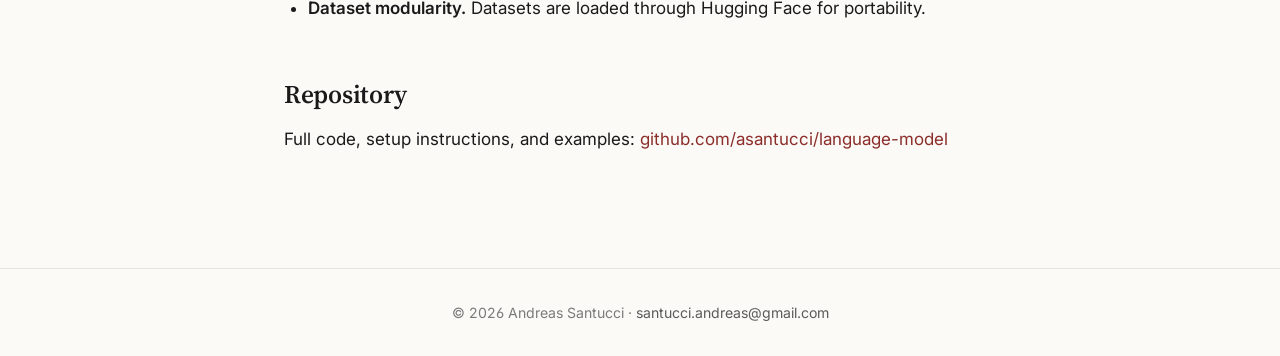
<file: llm.html>
<!DOCTYPE html>
<html lang="en">
<head>
  <meta charset="utf-8" />
  <meta http-equiv="X-UA-Compatible" content="IE=edge" />
  <meta name="viewport" content="width=device-width, initial-scale=1" />

  <title>Mini-LLM Pretraining Framework — Andreas Santucci</title>
  <meta name="description" content="A self-contained PyTorch codebase for pretraining transformer LLMs from scratch — RoPE, NoPE, MoE, KV caching, LoRA, mixed-precision training." />
  <meta name="author" content="Andreas Santucci" />

  <meta property="og:type" content="article" />
  <meta property="og:title" content="Mini-LLM Pretraining Framework" />
  <meta property="og:description" content="A self-contained PyTorch codebase for pretraining transformer LLMs from scratch — RoPE, NoPE, MoE, KV caching, LoRA." />
  <meta property="og:image" content="https://asantucci.github.io/images/profile.jpg" />
  <meta property="og:url" content="https://asantucci.github.io/llm.html" />
  <meta name="twitter:card" content="summary" />
  <meta name="twitter:creator" content="@andreassantucci" />

  <link rel="icon" type="image/svg+xml" href="data:image/svg+xml,%3Csvg xmlns='http://www.w3.org/2000/svg' viewBox='0 0 64 64'%3E%3Crect width='64' height='64' rx='12' fill='%238b2e2a'/%3E%3Ctext x='32' y='44' font-family='Georgia,serif' font-size='38' font-weight='700' fill='%23fbfaf7' text-anchor='middle'%3EA%3C/text%3E%3C/svg%3E" />
  <link rel="canonical" href="https://asantucci.github.io/llm.html" />

  <link rel="preconnect" href="https://fonts.googleapis.com" />
  <link rel="preconnect" href="https://fonts.gstatic.com" crossorigin />
  <link href="https://fonts.googleapis.com/css2?family=Inter:wght@400;500;600;700&family=Source+Serif+4:opsz,wght@8..60,400;8..60,600;8..60,700&family=JetBrains+Mono:wght@400;500&display=swap" rel="stylesheet" />

  <link rel="stylesheet" href="styles.css" />

  <script async src="https://www.googletagmanager.com/gtag/js?id=G-79YM4CPY0Z"></script>
  <script>
    window.dataLayer = window.dataLayer || [];
    function gtag(){dataLayer.push(arguments);}
    gtag('js', new Date());
    gtag('config', 'G-79YM4CPY0Z');
  </script>
</head>
<body>

<header class="site-header">
  <nav class="nav" id="primary-nav">
    <a href="index.html" class="nav-brand">Andreas Santucci</a>
    <button class="nav-toggle" aria-label="Toggle menu" aria-expanded="false" aria-controls="primary-nav">
      <span></span><span></span><span></span>
    </button>
    <ul class="nav-links">
      <li><a href="index.html">About</a></li>
      <li><a href="Research.html">Research</a></li>
      <li><a href="llm.html" class="active">Mini-LLM</a></li>
      <li><a href="Work_Experience.html">Experience</a></li>
      <li><a href="Teaching.html">Teaching</a></li>
      <li><a href="Education.html">Education</a></li>
    </ul>
    <ul class="nav-social">
      <li><a href="mailto:santucci.andreas@gmail.com" aria-label="Email">
        <svg viewBox="0 0 24 24" aria-hidden="true"><path d="M2 5a2 2 0 0 1 2-2h16a2 2 0 0 1 2 2v14a2 2 0 0 1-2 2H4a2 2 0 0 1-2-2V5Zm2.4.4 7.6 5.7 7.6-5.7H4.4ZM20 7.5l-7.4 5.5a1 1 0 0 1-1.2 0L4 7.5V19h16V7.5Z"/></svg>
      </a></li>
      <li><a href="https://github.com/asantucci" aria-label="GitHub">
        <svg viewBox="0 0 24 24" aria-hidden="true"><path d="M12 .5C5.65.5.5 5.65.5 12.02c0 5.09 3.29 9.4 7.86 10.93.57.11.78-.25.78-.55 0-.27-.01-.99-.02-1.95-3.2.7-3.87-1.54-3.87-1.54-.52-1.32-1.27-1.67-1.27-1.67-1.04-.71.08-.7.08-.7 1.15.08 1.76 1.18 1.76 1.18 1.02 1.75 2.68 1.25 3.34.95.1-.74.4-1.25.72-1.54-2.55-.29-5.24-1.28-5.24-5.69 0-1.26.45-2.28 1.18-3.08-.12-.29-.51-1.46.11-3.05 0 0 .97-.31 3.18 1.18a11.07 11.07 0 0 1 5.78 0c2.21-1.49 3.17-1.18 3.17-1.18.63 1.59.23 2.76.12 3.05.74.8 1.18 1.82 1.18 3.08 0 4.42-2.7 5.39-5.27 5.68.41.36.78 1.06.78 2.13 0 1.54-.01 2.78-.01 3.16 0 .31.21.67.79.55C20.22 21.4 23.5 17.1 23.5 12.02 23.5 5.65 18.35.5 12 .5Z"/></svg>
      </a></li>
      <li><a href="https://www.linkedin.com/in/santucciandreas/" aria-label="LinkedIn">
        <svg viewBox="0 0 24 24" aria-hidden="true"><path d="M4.98 3.5C4.98 4.88 3.87 6 2.5 6S0 4.88 0 3.5 1.12 1 2.5 1s2.48 1.12 2.48 2.5ZM.22 8h4.56v14.5H.22V8Zm7.4 0h4.37v1.98h.06c.61-1.15 2.1-2.36 4.32-2.36 4.62 0 5.47 3.04 5.47 7v7.88h-4.56v-6.99c0-1.67-.03-3.81-2.32-3.81-2.32 0-2.68 1.81-2.68 3.69v7.11H7.62V8Z"/></svg>
      </a></li>
      <li><a href="https://twitter.com/andreassantucci" aria-label="Twitter">
        <svg viewBox="0 0 24 24" aria-hidden="true"><path d="M18.244 2H21.5l-7.5 8.57L23 22h-6.81l-5.34-6.98L4.78 22H1.52l8.02-9.16L1 2h6.91l4.83 6.39L18.244 2Zm-2.39 18h1.86L7.27 4H5.27l10.585 16Z"/></svg>
      </a></li>
    </ul>
  </nav>
</header>

<main>
  <div class="container">

    <p class="section-eyebrow">Open-Source Project</p>
    <h1>Mini-LLM Pretraining Framework</h1>

    <p>
      A fully self-contained codebase for training transformer language models from scratch.
      Rather than depending on large frameworks, the project re-implements the core mechanisms
      of modern transformers using only PyTorch — the goal is to surface the design decisions
      that production frameworks abstract away.
    </p>

    <ul class="tag-row">
      <li class="tag">PyTorch</li>
      <li class="tag">Transformers</li>
      <li class="tag">MoE</li>
      <li class="tag">RoPE / NoPE</li>
      <li class="tag">LoRA</li>
      <li class="tag">KV cache</li>
    </ul>

    <p>
      <a class="btn btn-primary" href="https://github.com/asantucci/language-model">View on GitHub →</a>
    </p>

    <h2>Key Features</h2>
    <ul>
      <li>Pretraining loops with checkpointing, validation, mixed-precision training, and gradient accumulation.</li>
      <li>Transformer architectures with rotary position embeddings (RoPE), normalized position embeddings (NoPE), multi-head attention, and feedforward MLPs.</li>
      <li>Mixture-of-Experts (MoE) models with both shared and routed expert configurations.</li>
      <li>KV-cache for efficient autoregressive decoding.</li>
      <li>Parameter-efficient fine-tuning (e.g. LoRA).</li>
      <li>Streaming dataset loading via Hugging Face Datasets.</li>
      <li>Config-driven scaling from small models to billion-parameter systems.</li>
    </ul>

    <h2>Why Build This</h2>
    <p>
      Modern LLM research often hides crucial design decisions behind large-scale libraries.
      Re-implementing from first principles:
    </p>
    <ul>
      <li>Deepens intuition about architectural and optimization trade-offs.</li>
      <li>Provides a lightweight platform for experimenting with novel methods.</li>
      <li>Surfaces internals that are usually hidden, making debugging and extension easier.</li>
    </ul>

    <h2>Usage</h2>
    <p>Launching training after setup is one command:</p>
    <pre><code>uv run python3 train/pretrain.py</code></pre>
    <p>Model size, architecture, and training hyperparameters are all controlled through a JSON config file.</p>

    <h2>Scope &amp; Design Choices</h2>
    <ul>
      <li><strong>Single-GPU focus.</strong> No multi-node or distributed training — by design.</li>
      <li><strong>Tokenizer abstraction.</strong> Integrates existing Hugging Face tokenizers without custom pre-tokenization pipelines.</li>
      <li><strong>Dataset modularity.</strong> Datasets are loaded through Hugging Face for portability.</li>
    </ul>

    <h2>Repository</h2>
    <p>
      Full code, setup instructions, and examples:
      <a href="https://github.com/asantucci/language-model">github.com/asantucci/language-model</a>
    </p>

  </div>
</main>

<footer class="site-footer">
  <div class="container-wide">
    © 2026 Andreas Santucci ·
    <a href="mailto:santucci.andreas@gmail.com">santucci.andreas@gmail.com</a>
  </div>
</footer>

<script>
  (function () {
    var nav = document.getElementById('primary-nav');
    if (!nav) return;
    var btn = nav.querySelector('.nav-toggle');
    if (!btn) return;
    btn.addEventListener('click', function () {
      var open = nav.classList.toggle('is-open');
      btn.setAttribute('aria-expanded', open ? 'true' : 'false');
    });
  })();
</script>

</body>
</html>
</file>
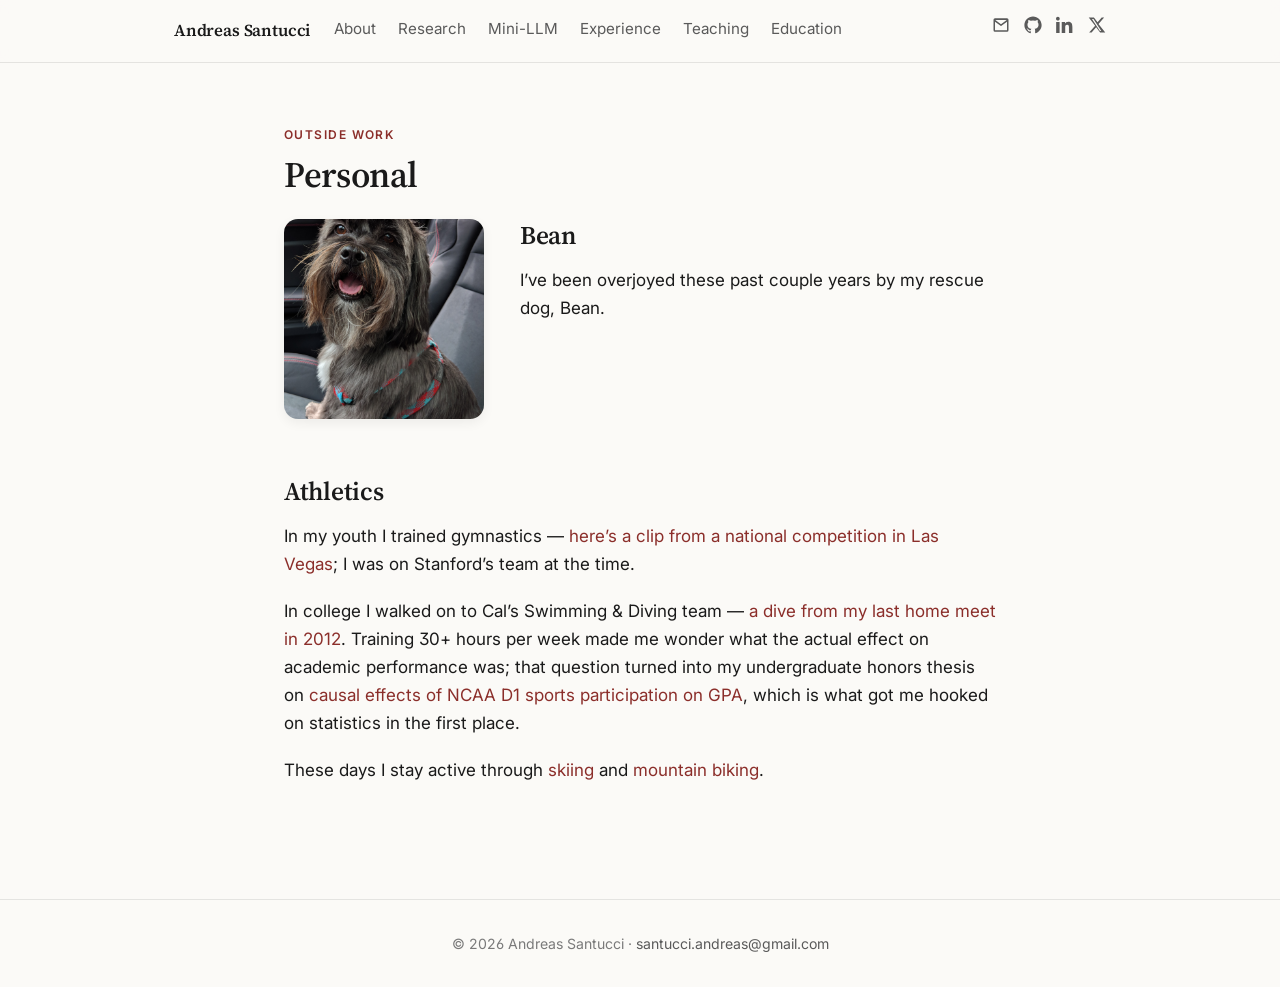
<file: Personal.html>
<!DOCTYPE html>
<html lang="en">
<head>
  <meta charset="utf-8" />
  <meta http-equiv="X-UA-Compatible" content="IE=edge" />
  <meta name="viewport" content="width=device-width, initial-scale=1" />

  <title>Personal — Andreas Santucci</title>
  <meta name="description" content="A bit about life beyond work — gymnastics, swimming, skiing, mountain biking, and a rescue dog named Bean." />
  <meta name="author" content="Andreas Santucci" />

  <meta property="og:type" content="profile" />
  <meta property="og:title" content="Personal — Andreas Santucci" />
  <meta property="og:description" content="Athletics, the outdoors, and a rescue dog named Bean." />
  <meta property="og:image" content="https://asantucci.github.io/images/Bean.jpg" />
  <meta property="og:url" content="https://asantucci.github.io/Personal.html" />
  <meta name="twitter:card" content="summary" />

  <link rel="icon" type="image/svg+xml" href="data:image/svg+xml,%3Csvg xmlns='http://www.w3.org/2000/svg' viewBox='0 0 64 64'%3E%3Crect width='64' height='64' rx='12' fill='%238b2e2a'/%3E%3Ctext x='32' y='44' font-family='Georgia,serif' font-size='38' font-weight='700' fill='%23fbfaf7' text-anchor='middle'%3EA%3C/text%3E%3C/svg%3E" />
  <link rel="canonical" href="https://asantucci.github.io/Personal.html" />

  <link rel="preconnect" href="https://fonts.googleapis.com" />
  <link rel="preconnect" href="https://fonts.gstatic.com" crossorigin />
  <link href="https://fonts.googleapis.com/css2?family=Inter:wght@400;500;600;700&family=Source+Serif+4:opsz,wght@8..60,400;8..60,600;8..60,700&family=JetBrains+Mono:wght@400;500&display=swap" rel="stylesheet" />

  <link rel="stylesheet" href="styles.css" />

  <script async src="https://www.googletagmanager.com/gtag/js?id=G-79YM4CPY0Z"></script>
  <script>
    window.dataLayer = window.dataLayer || [];
    function gtag(){dataLayer.push(arguments);}
    gtag('js', new Date());
    gtag('config', 'G-79YM4CPY0Z');
  </script>
</head>
<body>

<header class="site-header">
  <nav class="nav" id="primary-nav">
    <a href="index.html" class="nav-brand">Andreas Santucci</a>
    <button class="nav-toggle" aria-label="Toggle menu" aria-expanded="false" aria-controls="primary-nav">
      <span></span><span></span><span></span>
    </button>
    <ul class="nav-links">
      <li><a href="index.html">About</a></li>
      <li><a href="Research.html">Research</a></li>
      <li><a href="llm.html">Mini-LLM</a></li>
      <li><a href="Work_Experience.html">Experience</a></li>
      <li><a href="Teaching.html">Teaching</a></li>
      <li><a href="Education.html">Education</a></li>
    </ul>
    <ul class="nav-social">
      <li><a href="mailto:santucci.andreas@gmail.com" aria-label="Email">
        <svg viewBox="0 0 24 24" aria-hidden="true"><path d="M2 5a2 2 0 0 1 2-2h16a2 2 0 0 1 2 2v14a2 2 0 0 1-2 2H4a2 2 0 0 1-2-2V5Zm2.4.4 7.6 5.7 7.6-5.7H4.4ZM20 7.5l-7.4 5.5a1 1 0 0 1-1.2 0L4 7.5V19h16V7.5Z"/></svg>
      </a></li>
      <li><a href="https://github.com/asantucci" aria-label="GitHub">
        <svg viewBox="0 0 24 24" aria-hidden="true"><path d="M12 .5C5.65.5.5 5.65.5 12.02c0 5.09 3.29 9.4 7.86 10.93.57.11.78-.25.78-.55 0-.27-.01-.99-.02-1.95-3.2.7-3.87-1.54-3.87-1.54-.52-1.32-1.27-1.67-1.27-1.67-1.04-.71.08-.7.08-.7 1.15.08 1.76 1.18 1.76 1.18 1.02 1.75 2.68 1.25 3.34.95.1-.74.4-1.25.72-1.54-2.55-.29-5.24-1.28-5.24-5.69 0-1.26.45-2.28 1.18-3.08-.12-.29-.51-1.46.11-3.05 0 0 .97-.31 3.18 1.18a11.07 11.07 0 0 1 5.78 0c2.21-1.49 3.17-1.18 3.17-1.18.63 1.59.23 2.76.12 3.05.74.8 1.18 1.82 1.18 3.08 0 4.42-2.7 5.39-5.27 5.68.41.36.78 1.06.78 2.13 0 1.54-.01 2.78-.01 3.16 0 .31.21.67.79.55C20.22 21.4 23.5 17.1 23.5 12.02 23.5 5.65 18.35.5 12 .5Z"/></svg>
      </a></li>
      <li><a href="https://www.linkedin.com/in/santucciandreas/" aria-label="LinkedIn">
        <svg viewBox="0 0 24 24" aria-hidden="true"><path d="M4.98 3.5C4.98 4.88 3.87 6 2.5 6S0 4.88 0 3.5 1.12 1 2.5 1s2.48 1.12 2.48 2.5ZM.22 8h4.56v14.5H.22V8Zm7.4 0h4.37v1.98h.06c.61-1.15 2.1-2.36 4.32-2.36 4.62 0 5.47 3.04 5.47 7v7.88h-4.56v-6.99c0-1.67-.03-3.81-2.32-3.81-2.32 0-2.68 1.81-2.68 3.69v7.11H7.62V8Z"/></svg>
      </a></li>
      <li><a href="https://twitter.com/andreassantucci" aria-label="Twitter">
        <svg viewBox="0 0 24 24" aria-hidden="true"><path d="M18.244 2H21.5l-7.5 8.57L23 22h-6.81l-5.34-6.98L4.78 22H1.52l8.02-9.16L1 2h6.91l4.83 6.39L18.244 2Zm-2.39 18h1.86L7.27 4H5.27l10.585 16Z"/></svg>
      </a></li>
    </ul>
  </nav>
</header>

<main>
  <div class="container">

    <p class="section-eyebrow">Outside Work</p>
    <h1>Personal</h1>

    <section class="hero">
      <div class="hero-photo">
        <img src="images/Bean.jpg" alt="Bean, my rescue dog" />
      </div>
      <div class="hero-body">
        <h2 style="margin-top: 0;">Bean</h2>
        <p>
          I&rsquo;ve been overjoyed these past couple years by my rescue dog, Bean.
        </p>
      </div>
    </section>

    <h2>Athletics</h2>
    <p>
      In my youth I trained gymnastics —
      <a href="https://www.youtube.com/watch?v=8Qg4V50X7QQ&amp;t">here&rsquo;s a clip from a national competition in Las Vegas</a>;
      I was on Stanford&rsquo;s team at the time.
    </p>
    <p>
      In college I walked on to Cal&rsquo;s Swimming &amp; Diving team —
      <a href="https://www.youtube.com/watch?v=LWGe3ETIur4">a dive from my last home meet in 2012</a>.
      Training 30+ hours per week made me wonder what the actual effect on academic performance was;
      that question turned into my undergraduate honors thesis on
      <a href="https://econ.berkeley.edu/sites/default/files/Santucci.pdf">causal effects of NCAA D1 sports participation on GPA</a>,
      which is what got me hooked on statistics in the first place.
    </p>
    <p>
      These days I stay active through
      <a href="https://youtu.be/7vT_NMC-W1w?t=1200">skiing</a> and
      <a href="https://www.youtube.com/watch?v=IJvCjN2P1lc&amp;ab_channel=AndreasSantucci">mountain biking</a>.
    </p>

  </div>
</main>

<footer class="site-footer">
  <div class="container-wide">
    © 2026 Andreas Santucci ·
    <a href="mailto:santucci.andreas@gmail.com">santucci.andreas@gmail.com</a>
  </div>
</footer>

<script>
  (function () {
    var nav = document.getElementById('primary-nav');
    if (!nav) return;
    var btn = nav.querySelector('.nav-toggle');
    if (!btn) return;
    btn.addEventListener('click', function () {
      var open = nav.classList.toggle('is-open');
      btn.setAttribute('aria-expanded', open ? 'true' : 'false');
    });
  })();
</script>

</body>
</html>
</file>
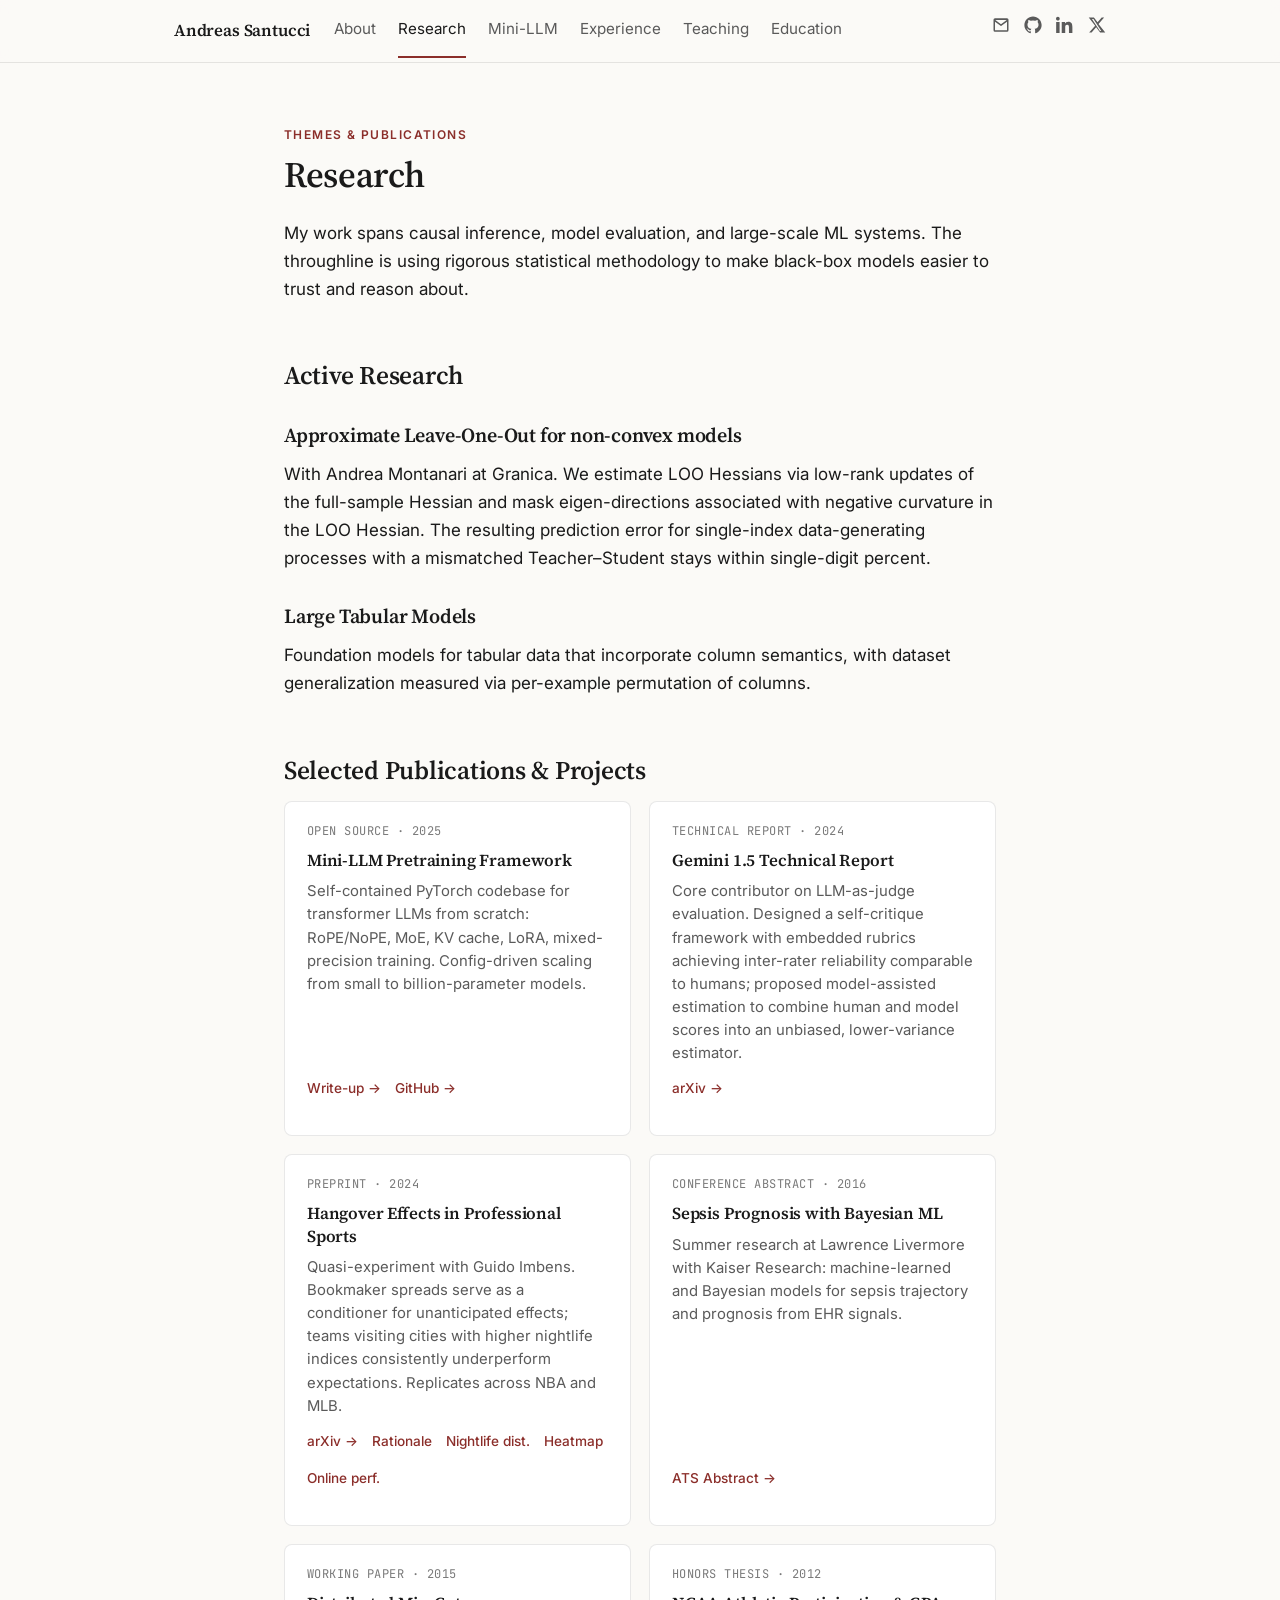
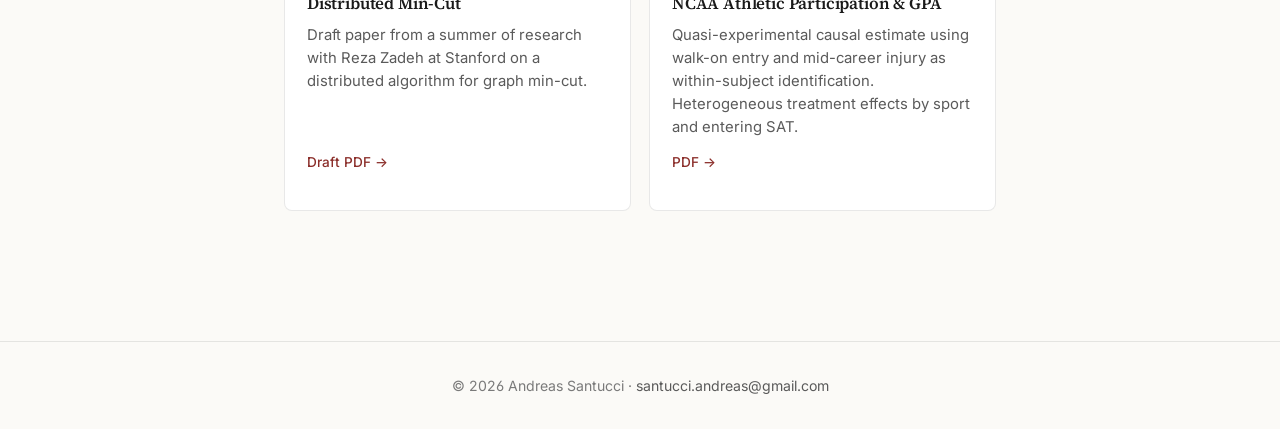
<file: Research.html>
<!DOCTYPE html>
<html lang="en">
<head>
  <meta charset="utf-8" />
  <meta http-equiv="X-UA-Compatible" content="IE=edge" />
  <meta name="viewport" content="width=device-width, initial-scale=1" />

  <title>Research — Andreas Santucci</title>
  <meta name="description" content="Research themes and publications: approximate leave-one-out methods, large tabular models, LLM evaluation, causal inference, and recommendation systems." />
  <meta name="author" content="Andreas Santucci" />

  <meta property="og:type" content="profile" />
  <meta property="og:title" content="Research — Andreas Santucci" />
  <meta property="og:description" content="Approximate LOO, Large Tabular Models, LLM evaluation, causal inference." />
  <meta property="og:image" content="https://asantucci.github.io/images/profile.jpg" />
  <meta property="og:url" content="https://asantucci.github.io/Research.html" />
  <meta name="twitter:card" content="summary" />

  <link rel="icon" type="image/svg+xml" href="data:image/svg+xml,%3Csvg xmlns='http://www.w3.org/2000/svg' viewBox='0 0 64 64'%3E%3Crect width='64' height='64' rx='12' fill='%238b2e2a'/%3E%3Ctext x='32' y='44' font-family='Georgia,serif' font-size='38' font-weight='700' fill='%23fbfaf7' text-anchor='middle'%3EA%3C/text%3E%3C/svg%3E" />
  <link rel="canonical" href="https://asantucci.github.io/Research.html" />

  <link rel="preconnect" href="https://fonts.googleapis.com" />
  <link rel="preconnect" href="https://fonts.gstatic.com" crossorigin />
  <link href="https://fonts.googleapis.com/css2?family=Inter:wght@400;500;600;700&family=Source+Serif+4:opsz,wght@8..60,400;8..60,600;8..60,700&family=JetBrains+Mono:wght@400;500&display=swap" rel="stylesheet" />

  <link rel="stylesheet" href="styles.css" />

  <script async src="https://www.googletagmanager.com/gtag/js?id=G-79YM4CPY0Z"></script>
  <script>
    window.dataLayer = window.dataLayer || [];
    function gtag(){dataLayer.push(arguments);}
    gtag('js', new Date());
    gtag('config', 'G-79YM4CPY0Z');
  </script>
</head>
<body>

<header class="site-header">
  <nav class="nav" id="primary-nav">
    <a href="index.html" class="nav-brand">Andreas Santucci</a>
    <button class="nav-toggle" aria-label="Toggle menu" aria-expanded="false" aria-controls="primary-nav">
      <span></span><span></span><span></span>
    </button>
    <ul class="nav-links">
      <li><a href="index.html">About</a></li>
      <li><a href="Research.html" class="active">Research</a></li>
      <li><a href="llm.html">Mini-LLM</a></li>
      <li><a href="Work_Experience.html">Experience</a></li>
      <li><a href="Teaching.html">Teaching</a></li>
      <li><a href="Education.html">Education</a></li>
    </ul>
    <ul class="nav-social">
      <li><a href="mailto:santucci.andreas@gmail.com" aria-label="Email">
        <svg viewBox="0 0 24 24" aria-hidden="true"><path d="M2 5a2 2 0 0 1 2-2h16a2 2 0 0 1 2 2v14a2 2 0 0 1-2 2H4a2 2 0 0 1-2-2V5Zm2.4.4 7.6 5.7 7.6-5.7H4.4ZM20 7.5l-7.4 5.5a1 1 0 0 1-1.2 0L4 7.5V19h16V7.5Z"/></svg>
      </a></li>
      <li><a href="https://github.com/asantucci" aria-label="GitHub">
        <svg viewBox="0 0 24 24" aria-hidden="true"><path d="M12 .5C5.65.5.5 5.65.5 12.02c0 5.09 3.29 9.4 7.86 10.93.57.11.78-.25.78-.55 0-.27-.01-.99-.02-1.95-3.2.7-3.87-1.54-3.87-1.54-.52-1.32-1.27-1.67-1.27-1.67-1.04-.71.08-.7.08-.7 1.15.08 1.76 1.18 1.76 1.18 1.02 1.75 2.68 1.25 3.34.95.1-.74.4-1.25.72-1.54-2.55-.29-5.24-1.28-5.24-5.69 0-1.26.45-2.28 1.18-3.08-.12-.29-.51-1.46.11-3.05 0 0 .97-.31 3.18 1.18a11.07 11.07 0 0 1 5.78 0c2.21-1.49 3.17-1.18 3.17-1.18.63 1.59.23 2.76.12 3.05.74.8 1.18 1.82 1.18 3.08 0 4.42-2.7 5.39-5.27 5.68.41.36.78 1.06.78 2.13 0 1.54-.01 2.78-.01 3.16 0 .31.21.67.79.55C20.22 21.4 23.5 17.1 23.5 12.02 23.5 5.65 18.35.5 12 .5Z"/></svg>
      </a></li>
      <li><a href="https://www.linkedin.com/in/santucciandreas/" aria-label="LinkedIn">
        <svg viewBox="0 0 24 24" aria-hidden="true"><path d="M4.98 3.5C4.98 4.88 3.87 6 2.5 6S0 4.88 0 3.5 1.12 1 2.5 1s2.48 1.12 2.48 2.5ZM.22 8h4.56v14.5H.22V8Zm7.4 0h4.37v1.98h.06c.61-1.15 2.1-2.36 4.32-2.36 4.62 0 5.47 3.04 5.47 7v7.88h-4.56v-6.99c0-1.67-.03-3.81-2.32-3.81-2.32 0-2.68 1.81-2.68 3.69v7.11H7.62V8Z"/></svg>
      </a></li>
      <li><a href="https://twitter.com/andreassantucci" aria-label="Twitter">
        <svg viewBox="0 0 24 24" aria-hidden="true"><path d="M18.244 2H21.5l-7.5 8.57L23 22h-6.81l-5.34-6.98L4.78 22H1.52l8.02-9.16L1 2h6.91l4.83 6.39L18.244 2Zm-2.39 18h1.86L7.27 4H5.27l10.585 16Z"/></svg>
      </a></li>
    </ul>
  </nav>
</header>

<main>
  <div class="container">

    <p class="section-eyebrow">Themes &amp; Publications</p>
    <h1>Research</h1>

    <p>
      My work spans causal inference, model evaluation, and large-scale ML systems.
      The throughline is using rigorous statistical methodology to make black-box models
      easier to trust and reason about.
    </p>

    <h2>Active Research</h2>

    <h3>Approximate Leave-One-Out for non-convex models</h3>
    <p>
      With Andrea Montanari at Granica. We estimate LOO Hessians via low-rank updates
      of the full-sample Hessian and mask eigen-directions associated with negative
      curvature in the LOO Hessian. The resulting prediction error for single-index
      data-generating processes with a mismatched Teacher–Student stays within
      single-digit percent.
    </p>

    <h3>Large Tabular Models</h3>
    <p>
      Foundation models for tabular data that incorporate column semantics, with
      dataset generalization measured via per-example permutation of columns.
    </p>

    <h2>Selected Publications &amp; Projects</h2>

    <div class="card-grid">

      <article class="card">
        <p class="card-meta">Open Source · 2025</p>
        <h3 class="card-title"><a href="llm.html">Mini-LLM Pretraining Framework</a></h3>
        <p class="card-desc">
          Self-contained PyTorch codebase for transformer LLMs from scratch:
          RoPE/NoPE, MoE, KV cache, LoRA, mixed-precision training. Config-driven
          scaling from small to billion-parameter models.
        </p>
        <p class="card-links">
          <a href="llm.html">Write-up →</a>
          <a href="https://github.com/asantucci/language-model">GitHub →</a>
        </p>
      </article>

      <article class="card">
        <p class="card-meta">Technical Report · 2024</p>
        <h3 class="card-title"><a href="https://arxiv.org/pdf/2312.11805v4">Gemini 1.5 Technical Report</a></h3>
        <p class="card-desc">
          Core contributor on LLM-as-judge evaluation. Designed a self-critique
          framework with embedded rubrics achieving inter-rater reliability comparable
          to humans; proposed model-assisted estimation to combine human and model
          scores into an unbiased, lower-variance estimator.
        </p>
        <p class="card-links">
          <a href="https://arxiv.org/pdf/2312.11805v4">arXiv →</a>
        </p>
      </article>

      <article class="card">
        <p class="card-meta">Preprint · 2024</p>
        <h3 class="card-title"><a href="https://arxiv.org/abs/2412.21181">Hangover Effects in Professional Sports</a></h3>
        <p class="card-desc">
          Quasi-experiment with Guido Imbens. Bookmaker spreads serve as a conditioner
          for unanticipated effects; teams visiting cities with higher nightlife indices
          consistently underperform expectations. Replicates across NBA and MLB.
        </p>
        <p class="card-links">
          <a href="https://arxiv.org/abs/2412.21181">arXiv →</a>
          <a href="files/meet_the_spread.pdf">Rationale</a>
          <a href="files/Party_by_Team_Location.pdf">Nightlife dist.</a>
          <a href="files/next_day_opponent_mlb.pdf">Heatmap</a>
          <a href="files/mlb_bets_by_season.pdf">Online perf.</a>
        </p>
      </article>

      <article class="card">
        <p class="card-meta">Conference Abstract · 2016</p>
        <h3 class="card-title"><a href="https://www.atsjournals.org/doi/epdf/10.1164/ajrccm-conference.2016.193.1_MeetingAbstracts.A2714?role=tab">Sepsis Prognosis with Bayesian ML</a></h3>
        <p class="card-desc">
          Summer research at Lawrence Livermore with Kaiser Research: machine-learned
          and Bayesian models for sepsis trajectory and prognosis from EHR signals.
        </p>
        <p class="card-links">
          <a href="https://www.atsjournals.org/doi/epdf/10.1164/ajrccm-conference.2016.193.1_MeetingAbstracts.A2714?role=tab">ATS Abstract →</a>
        </p>
      </article>

      <article class="card">
        <p class="card-meta">Working Paper · 2015</p>
        <h3 class="card-title"><a href="files/rd.pdf">Distributed Min-Cut</a></h3>
        <p class="card-desc">
          Draft paper from a summer of research with Reza Zadeh at Stanford on a
          distributed algorithm for graph min-cut.
        </p>
        <p class="card-links">
          <a href="files/rd.pdf">Draft PDF →</a>
        </p>
      </article>

      <article class="card">
        <p class="card-meta">Honors Thesis · 2012</p>
        <h3 class="card-title"><a href="https://econ.berkeley.edu/sites/default/files/Santucci.pdf">NCAA Athletic Participation &amp; GPA</a></h3>
        <p class="card-desc">
          Quasi-experimental causal estimate using walk-on entry and mid-career
          injury as within-subject identification. Heterogeneous treatment effects
          by sport and entering SAT.
        </p>
        <p class="card-links">
          <a href="https://econ.berkeley.edu/sites/default/files/Santucci.pdf">PDF →</a>
        </p>
      </article>

    </div>

  </div>
</main>

<footer class="site-footer">
  <div class="container-wide">
    © 2026 Andreas Santucci ·
    <a href="mailto:santucci.andreas@gmail.com">santucci.andreas@gmail.com</a>
  </div>
</footer>

<script>
  (function () {
    var nav = document.getElementById('primary-nav');
    if (!nav) return;
    var btn = nav.querySelector('.nav-toggle');
    if (!btn) return;
    btn.addEventListener('click', function () {
      var open = nav.classList.toggle('is-open');
      btn.setAttribute('aria-expanded', open ? 'true' : 'false');
    });
  })();
</script>

</body>
</html>
</file>
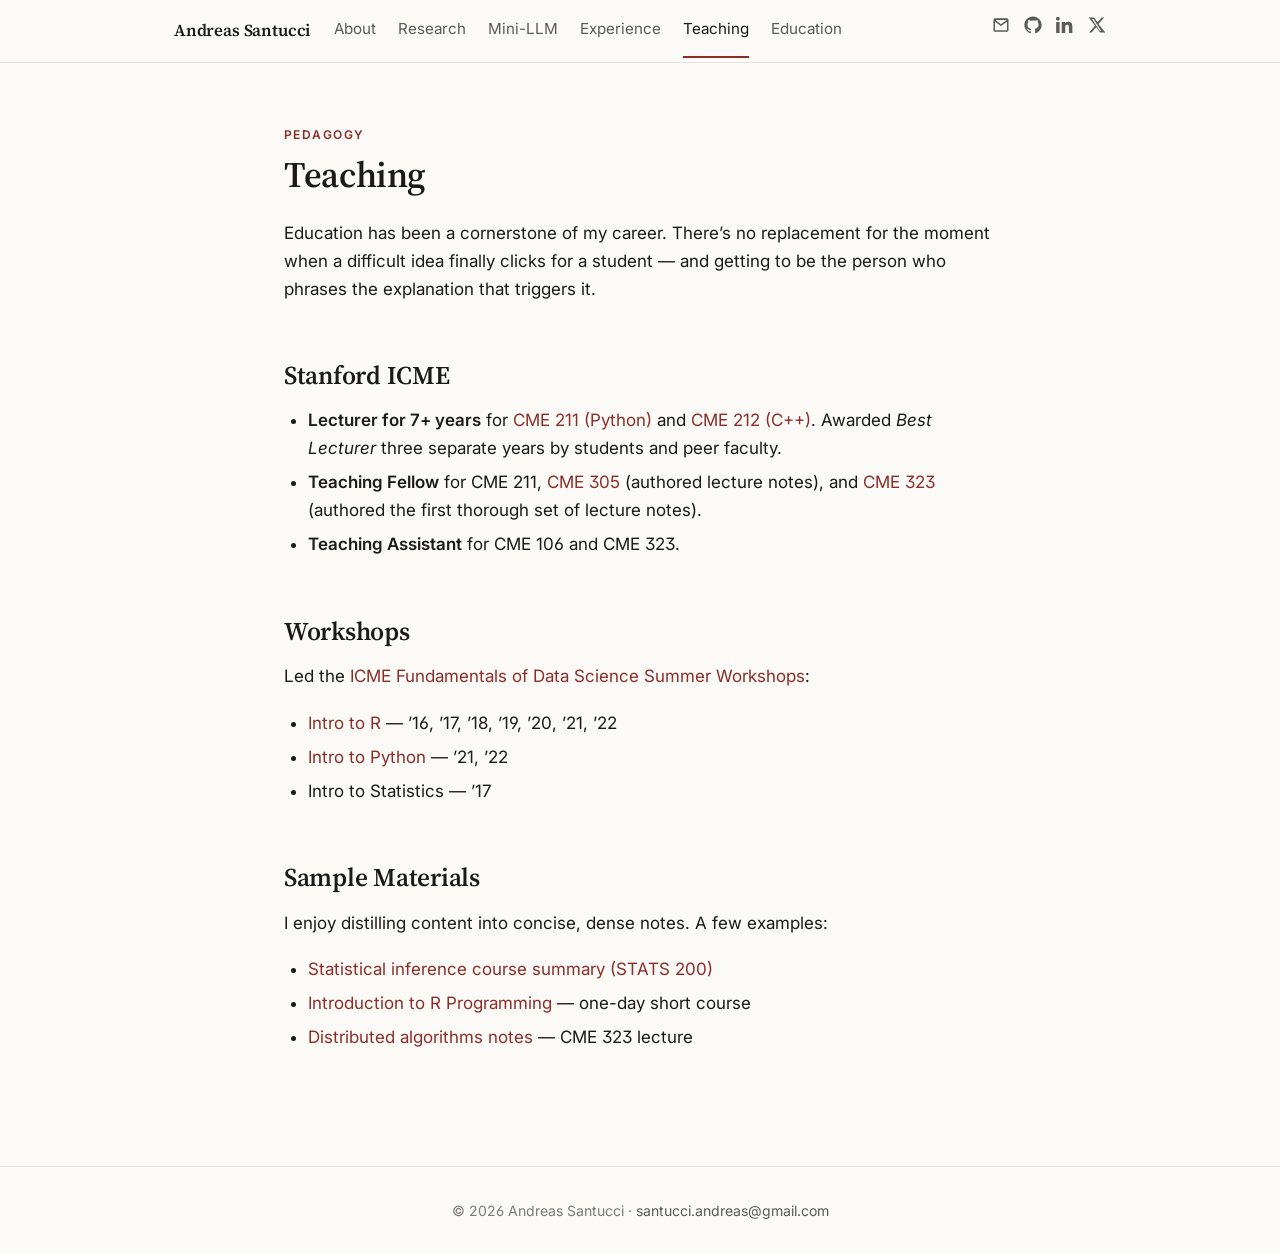
<file: Teaching.html>
<!DOCTYPE html>
<html lang="en">
<head>
  <meta charset="utf-8" />
  <meta http-equiv="X-UA-Compatible" content="IE=edge" />
  <meta name="viewport" content="width=device-width, initial-scale=1" />

  <title>Teaching — Andreas Santucci</title>
  <meta name="description" content="Teaching: Lecturer at Stanford ICME for CME 211 (Python) and CME 212 (C++) — Best Lecturer award three years. Workshops in R, Python, and statistics." />
  <meta name="author" content="Andreas Santucci" />

  <meta property="og:type" content="profile" />
  <meta property="og:title" content="Teaching — Andreas Santucci" />
  <meta property="og:description" content="Stanford ICME Lecturer (CME 211, CME 212). Best Lecturer award three years. R/Python/Stats workshops." />
  <meta property="og:image" content="https://asantucci.github.io/images/profile.jpg" />
  <meta property="og:url" content="https://asantucci.github.io/Teaching.html" />
  <meta name="twitter:card" content="summary" />

  <link rel="icon" type="image/svg+xml" href="data:image/svg+xml,%3Csvg xmlns='http://www.w3.org/2000/svg' viewBox='0 0 64 64'%3E%3Crect width='64' height='64' rx='12' fill='%238b2e2a'/%3E%3Ctext x='32' y='44' font-family='Georgia,serif' font-size='38' font-weight='700' fill='%23fbfaf7' text-anchor='middle'%3EA%3C/text%3E%3C/svg%3E" />
  <link rel="canonical" href="https://asantucci.github.io/Teaching.html" />

  <link rel="preconnect" href="https://fonts.googleapis.com" />
  <link rel="preconnect" href="https://fonts.gstatic.com" crossorigin />
  <link href="https://fonts.googleapis.com/css2?family=Inter:wght@400;500;600;700&family=Source+Serif+4:opsz,wght@8..60,400;8..60,600;8..60,700&family=JetBrains+Mono:wght@400;500&display=swap" rel="stylesheet" />

  <link rel="stylesheet" href="styles.css" />

  <script async src="https://www.googletagmanager.com/gtag/js?id=G-79YM4CPY0Z"></script>
  <script>
    window.dataLayer = window.dataLayer || [];
    function gtag(){dataLayer.push(arguments);}
    gtag('js', new Date());
    gtag('config', 'G-79YM4CPY0Z');
  </script>
</head>
<body>

<header class="site-header">
  <nav class="nav" id="primary-nav">
    <a href="index.html" class="nav-brand">Andreas Santucci</a>
    <button class="nav-toggle" aria-label="Toggle menu" aria-expanded="false" aria-controls="primary-nav">
      <span></span><span></span><span></span>
    </button>
    <ul class="nav-links">
      <li><a href="index.html">About</a></li>
      <li><a href="Research.html">Research</a></li>
      <li><a href="llm.html">Mini-LLM</a></li>
      <li><a href="Work_Experience.html">Experience</a></li>
      <li><a href="Teaching.html" class="active">Teaching</a></li>
      <li><a href="Education.html">Education</a></li>
    </ul>
    <ul class="nav-social">
      <li><a href="mailto:santucci.andreas@gmail.com" aria-label="Email">
        <svg viewBox="0 0 24 24" aria-hidden="true"><path d="M2 5a2 2 0 0 1 2-2h16a2 2 0 0 1 2 2v14a2 2 0 0 1-2 2H4a2 2 0 0 1-2-2V5Zm2.4.4 7.6 5.7 7.6-5.7H4.4ZM20 7.5l-7.4 5.5a1 1 0 0 1-1.2 0L4 7.5V19h16V7.5Z"/></svg>
      </a></li>
      <li><a href="https://github.com/asantucci" aria-label="GitHub">
        <svg viewBox="0 0 24 24" aria-hidden="true"><path d="M12 .5C5.65.5.5 5.65.5 12.02c0 5.09 3.29 9.4 7.86 10.93.57.11.78-.25.78-.55 0-.27-.01-.99-.02-1.95-3.2.7-3.87-1.54-3.87-1.54-.52-1.32-1.27-1.67-1.27-1.67-1.04-.71.08-.7.08-.7 1.15.08 1.76 1.18 1.76 1.18 1.02 1.75 2.68 1.25 3.34.95.1-.74.4-1.25.72-1.54-2.55-.29-5.24-1.28-5.24-5.69 0-1.26.45-2.28 1.18-3.08-.12-.29-.51-1.46.11-3.05 0 0 .97-.31 3.18 1.18a11.07 11.07 0 0 1 5.78 0c2.21-1.49 3.17-1.18 3.17-1.18.63 1.59.23 2.76.12 3.05.74.8 1.18 1.82 1.18 3.08 0 4.42-2.7 5.39-5.27 5.68.41.36.78 1.06.78 2.13 0 1.54-.01 2.78-.01 3.16 0 .31.21.67.79.55C20.22 21.4 23.5 17.1 23.5 12.02 23.5 5.65 18.35.5 12 .5Z"/></svg>
      </a></li>
      <li><a href="https://www.linkedin.com/in/santucciandreas/" aria-label="LinkedIn">
        <svg viewBox="0 0 24 24" aria-hidden="true"><path d="M4.98 3.5C4.98 4.88 3.87 6 2.5 6S0 4.88 0 3.5 1.12 1 2.5 1s2.48 1.12 2.48 2.5ZM.22 8h4.56v14.5H.22V8Zm7.4 0h4.37v1.98h.06c.61-1.15 2.1-2.36 4.32-2.36 4.62 0 5.47 3.04 5.47 7v7.88h-4.56v-6.99c0-1.67-.03-3.81-2.32-3.81-2.32 0-2.68 1.81-2.68 3.69v7.11H7.62V8Z"/></svg>
      </a></li>
      <li><a href="https://twitter.com/andreassantucci" aria-label="Twitter">
        <svg viewBox="0 0 24 24" aria-hidden="true"><path d="M18.244 2H21.5l-7.5 8.57L23 22h-6.81l-5.34-6.98L4.78 22H1.52l8.02-9.16L1 2h6.91l4.83 6.39L18.244 2Zm-2.39 18h1.86L7.27 4H5.27l10.585 16Z"/></svg>
      </a></li>
    </ul>
  </nav>
</header>

<main>
  <div class="container">

    <p class="section-eyebrow">Pedagogy</p>
    <h1>Teaching</h1>

    <p>
      Education has been a cornerstone of my career. There&rsquo;s no replacement for
      the moment when a difficult idea finally clicks for a student — and getting
      to be the person who phrases the explanation that triggers it.
    </p>

    <h2>Stanford ICME</h2>

    <ul>
      <li>
        <strong>Lecturer for 7+ years</strong> for
        <a href="https://github.com/CME211/notes#contents">CME 211 (Python)</a> and
        <a href="https://explorecourses.stanford.edu/search?q=cme+212&amp;view=catalog&amp;page=0&amp;filter-coursestatus-Active=on&amp;collapse=&amp;academicYear=20212022">CME 212 (C++)</a>.
        Awarded <em>Best Lecturer</em> three separate years by students and peer faculty.
      </li>
      <li>
        <strong>Teaching Fellow</strong> for CME 211,
        <a href="http://stanford.edu/~rezab/classes/cme305/W17/305.pdf">CME 305</a>
        (authored lecture notes), and
        <a href="https://stanford.edu/~rezab/classes/cme323/S17/">CME 323</a>
        (authored the first thorough set of lecture notes).
      </li>
      <li>
        <strong>Teaching Assistant</strong> for CME 106 and CME 323.
      </li>
    </ul>

    <h2>Workshops</h2>
    <p>
      Led the <a href="https://icme.stanford.edu/events/icme-summer-workshops">ICME Fundamentals of Data Science Summer Workshops</a>:
    </p>
    <ul>
      <li><a href="https://asantucci.github.io/ICME-R-Programming-Workshop">Intro to R</a> — &rsquo;16, &rsquo;17, &rsquo;18, &rsquo;19, &rsquo;20, &rsquo;21, &rsquo;22</li>
      <li><a href="https://asantucci.github.io/Python-programming-workshop/">Intro to Python</a> — &rsquo;21, &rsquo;22</li>
      <li>Intro to Statistics — &rsquo;17</li>
    </ul>

    <h2>Sample Materials</h2>
    <p>
      I enjoy distilling content into concise, dense notes. A few examples:
    </p>
    <ul>
      <li><a href="files/stats_200_cs.pdf">Statistical inference course summary (STATS 200)</a></li>
      <li><a href="files/intro_r.pdf">Introduction to R Programming</a> — one-day short course</li>
      <li><a href="files/cme323_lec5.pdf">Distributed algorithms notes</a> — CME 323 lecture</li>
    </ul>

  </div>
</main>

<footer class="site-footer">
  <div class="container-wide">
    © 2026 Andreas Santucci ·
    <a href="mailto:santucci.andreas@gmail.com">santucci.andreas@gmail.com</a>
  </div>
</footer>

<script>
  (function () {
    var nav = document.getElementById('primary-nav');
    if (!nav) return;
    var btn = nav.querySelector('.nav-toggle');
    if (!btn) return;
    btn.addEventListener('click', function () {
      var open = nav.classList.toggle('is-open');
      btn.setAttribute('aria-expanded', open ? 'true' : 'false');
    });
  })();
</script>

</body>
</html>
</file>
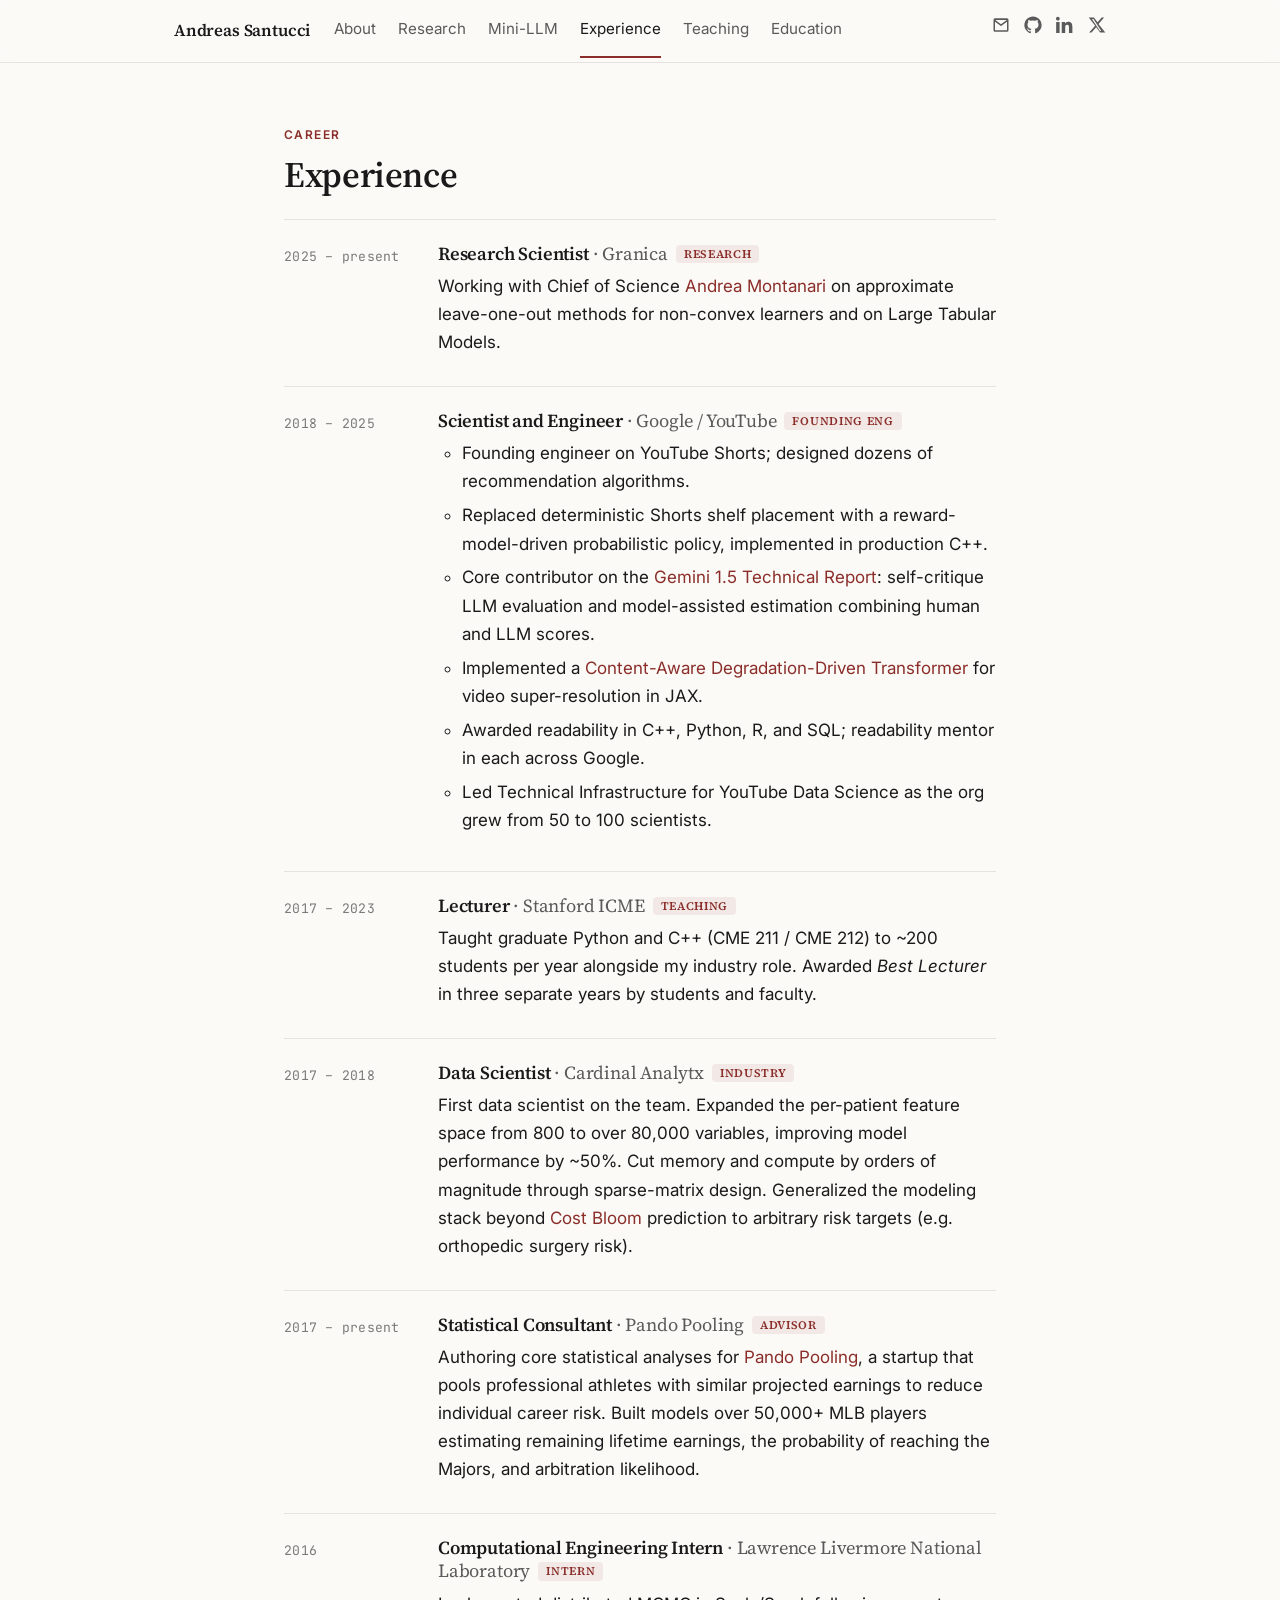
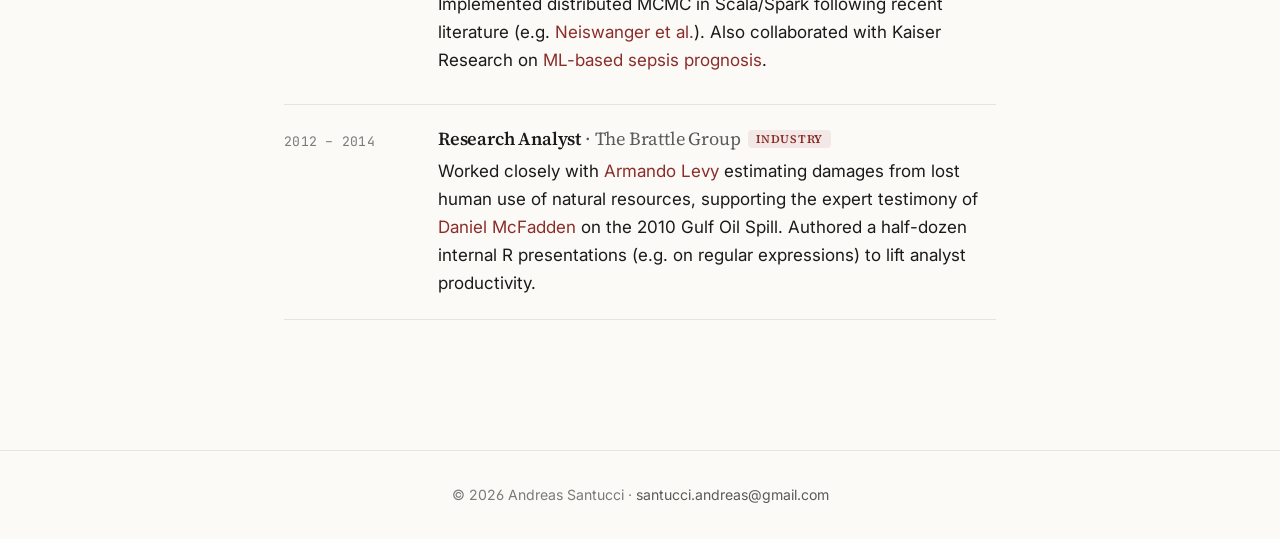
<file: Work_Experience.html>
<!DOCTYPE html>
<html lang="en">
<head>
  <meta charset="utf-8" />
  <meta http-equiv="X-UA-Compatible" content="IE=edge" />
  <meta name="viewport" content="width=device-width, initial-scale=1" />

  <title>Experience — Andreas Santucci</title>
  <meta name="description" content="Work history: Research Scientist at Granica, Generative AI Engineer at Google, Lecturer at Stanford ICME, Data Scientist at Cardinal, Research Analyst at The Brattle Group." />
  <meta name="author" content="Andreas Santucci" />

  <meta property="og:type" content="profile" />
  <meta property="og:title" content="Experience — Andreas Santucci" />
  <meta property="og:description" content="Granica, Google, Stanford ICME, Cardinal Analytx, The Brattle Group, Lawrence Livermore National Laboratory." />
  <meta property="og:image" content="https://asantucci.github.io/images/profile.jpg" />
  <meta property="og:url" content="https://asantucci.github.io/Work_Experience.html" />
  <meta name="twitter:card" content="summary" />

  <link rel="icon" type="image/svg+xml" href="data:image/svg+xml,%3Csvg xmlns='http://www.w3.org/2000/svg' viewBox='0 0 64 64'%3E%3Crect width='64' height='64' rx='12' fill='%238b2e2a'/%3E%3Ctext x='32' y='44' font-family='Georgia,serif' font-size='38' font-weight='700' fill='%23fbfaf7' text-anchor='middle'%3EA%3C/text%3E%3C/svg%3E" />
  <link rel="canonical" href="https://asantucci.github.io/Work_Experience.html" />

  <link rel="preconnect" href="https://fonts.googleapis.com" />
  <link rel="preconnect" href="https://fonts.gstatic.com" crossorigin />
  <link href="https://fonts.googleapis.com/css2?family=Inter:wght@400;500;600;700&family=Source+Serif+4:opsz,wght@8..60,400;8..60,600;8..60,700&family=JetBrains+Mono:wght@400;500&display=swap" rel="stylesheet" />

  <link rel="stylesheet" href="styles.css" />

  <script async src="https://www.googletagmanager.com/gtag/js?id=G-79YM4CPY0Z"></script>
  <script>
    window.dataLayer = window.dataLayer || [];
    function gtag(){dataLayer.push(arguments);}
    gtag('js', new Date());
    gtag('config', 'G-79YM4CPY0Z');
  </script>
</head>
<body>

<header class="site-header">
  <nav class="nav" id="primary-nav">
    <a href="index.html" class="nav-brand">Andreas Santucci</a>
    <button class="nav-toggle" aria-label="Toggle menu" aria-expanded="false" aria-controls="primary-nav">
      <span></span><span></span><span></span>
    </button>
    <ul class="nav-links">
      <li><a href="index.html">About</a></li>
      <li><a href="Research.html">Research</a></li>
      <li><a href="llm.html">Mini-LLM</a></li>
      <li><a href="Work_Experience.html" class="active">Experience</a></li>
      <li><a href="Teaching.html">Teaching</a></li>
      <li><a href="Education.html">Education</a></li>
    </ul>
    <ul class="nav-social">
      <li><a href="mailto:santucci.andreas@gmail.com" aria-label="Email">
        <svg viewBox="0 0 24 24" aria-hidden="true"><path d="M2 5a2 2 0 0 1 2-2h16a2 2 0 0 1 2 2v14a2 2 0 0 1-2 2H4a2 2 0 0 1-2-2V5Zm2.4.4 7.6 5.7 7.6-5.7H4.4ZM20 7.5l-7.4 5.5a1 1 0 0 1-1.2 0L4 7.5V19h16V7.5Z"/></svg>
      </a></li>
      <li><a href="https://github.com/asantucci" aria-label="GitHub">
        <svg viewBox="0 0 24 24" aria-hidden="true"><path d="M12 .5C5.65.5.5 5.65.5 12.02c0 5.09 3.29 9.4 7.86 10.93.57.11.78-.25.78-.55 0-.27-.01-.99-.02-1.95-3.2.7-3.87-1.54-3.87-1.54-.52-1.32-1.27-1.67-1.27-1.67-1.04-.71.08-.7.08-.7 1.15.08 1.76 1.18 1.76 1.18 1.02 1.75 2.68 1.25 3.34.95.1-.74.4-1.25.72-1.54-2.55-.29-5.24-1.28-5.24-5.69 0-1.26.45-2.28 1.18-3.08-.12-.29-.51-1.46.11-3.05 0 0 .97-.31 3.18 1.18a11.07 11.07 0 0 1 5.78 0c2.21-1.49 3.17-1.18 3.17-1.18.63 1.59.23 2.76.12 3.05.74.8 1.18 1.82 1.18 3.08 0 4.42-2.7 5.39-5.27 5.68.41.36.78 1.06.78 2.13 0 1.54-.01 2.78-.01 3.16 0 .31.21.67.79.55C20.22 21.4 23.5 17.1 23.5 12.02 23.5 5.65 18.35.5 12 .5Z"/></svg>
      </a></li>
      <li><a href="https://www.linkedin.com/in/santucciandreas/" aria-label="LinkedIn">
        <svg viewBox="0 0 24 24" aria-hidden="true"><path d="M4.98 3.5C4.98 4.88 3.87 6 2.5 6S0 4.88 0 3.5 1.12 1 2.5 1s2.48 1.12 2.48 2.5ZM.22 8h4.56v14.5H.22V8Zm7.4 0h4.37v1.98h.06c.61-1.15 2.1-2.36 4.32-2.36 4.62 0 5.47 3.04 5.47 7v7.88h-4.56v-6.99c0-1.67-.03-3.81-2.32-3.81-2.32 0-2.68 1.81-2.68 3.69v7.11H7.62V8Z"/></svg>
      </a></li>
      <li><a href="https://twitter.com/andreassantucci" aria-label="Twitter">
        <svg viewBox="0 0 24 24" aria-hidden="true"><path d="M18.244 2H21.5l-7.5 8.57L23 22h-6.81l-5.34-6.98L4.78 22H1.52l8.02-9.16L1 2h6.91l4.83 6.39L18.244 2Zm-2.39 18h1.86L7.27 4H5.27l10.585 16Z"/></svg>
      </a></li>
    </ul>
  </nav>
</header>

<main>
  <div class="container">

    <p class="section-eyebrow">Career</p>
    <h1>Experience</h1>

    <ol class="timeline">

      <li class="timeline-item">
        <div class="timeline-meta">2025 – present</div>
        <div class="timeline-body">
          <h3>Research Scientist <span class="org">· Granica</span><span class="timeline-role">Research</span></h3>
          <p>
            Working with Chief of Science <a href="https://web.stanford.edu/~montanar/">Andrea Montanari</a>
            on approximate leave-one-out methods for non-convex learners and on Large Tabular Models.
          </p>
        </div>
      </li>

      <li class="timeline-item">
        <div class="timeline-meta">2018 – 2025</div>
        <div class="timeline-body">
          <h3>Scientist and Engineer <span class="org">· Google / YouTube</span><span class="timeline-role">Founding Eng</span></h3>
          <ul>
            <li>Founding engineer on YouTube Shorts; designed dozens of recommendation algorithms.</li>
            <li>Replaced deterministic Shorts shelf placement with a reward-model-driven probabilistic policy, implemented in production C++.</li>
            <li>Core contributor on the <a href="https://arxiv.org/pdf/2312.11805v4">Gemini 1.5 Technical Report</a>: self-critique LLM evaluation and model-assisted estimation combining human and LLM scores.</li>
            <li>Implemented a <a href="https://arxiv.org/abs/2405.07648">Content-Aware Degradation-Driven Transformer</a> for video super-resolution in JAX.</li>
            <li>Awarded readability in C++, Python, R, and SQL; readability mentor in each across Google.</li>
            <li>Led Technical Infrastructure for YouTube Data Science as the org grew from 50 to 100 scientists.</li>
          </ul>
        </div>
      </li>

      <li class="timeline-item">
        <div class="timeline-meta">2017 – 2023</div>
        <div class="timeline-body">
          <h3>Lecturer <span class="org">· Stanford ICME</span><span class="timeline-role">Teaching</span></h3>
          <p>
            Taught graduate Python and C++ (CME 211 / CME 212) to ~200 students per year
            alongside my industry role. Awarded <em>Best Lecturer</em> in three separate years
            by students and faculty.
          </p>
        </div>
      </li>

      <li class="timeline-item">
        <div class="timeline-meta">2017 – 2018</div>
        <div class="timeline-body">
          <h3>Data Scientist <span class="org">· Cardinal Analytx</span><span class="timeline-role">Industry</span></h3>
          <p>
            First data scientist on the team. Expanded the per-patient feature space from 800 to
            over 80,000 variables, improving model performance by ~50%. Cut memory and compute
            by orders of magnitude through sparse-matrix design. Generalized the modeling stack
            beyond <a href="https://pubmed.ncbi.nlm.nih.gov/28077408/">Cost Bloom</a> prediction to arbitrary risk targets
            (e.g. orthopedic surgery risk).
          </p>
        </div>
      </li>

      <li class="timeline-item">
        <div class="timeline-meta">2017 – present</div>
        <div class="timeline-body">
          <h3>Statistical Consultant <span class="org">· Pando Pooling</span><span class="timeline-role">Advisor</span></h3>
          <p>
            Authoring core statistical analyses for <a href="https://www.pandopooling.com/">Pando Pooling</a>,
            a startup that pools professional athletes with similar projected earnings to reduce
            individual career risk. Built models over 50,000+ MLB players estimating remaining
            lifetime earnings, the probability of reaching the Majors, and arbitration likelihood.
          </p>
        </div>
      </li>

      <li class="timeline-item">
        <div class="timeline-meta">2016</div>
        <div class="timeline-body">
          <h3>Computational Engineering Intern <span class="org">· Lawrence Livermore National Laboratory</span><span class="timeline-role">Intern</span></h3>
          <p>
            Implemented distributed MCMC in Scala/Spark following recent literature
            (e.g. <a href="https://arxiv.org/abs/1311.4780">Neiswanger et al.</a>).
            Also collaborated with Kaiser Research on
            <a href="https://www.atsjournals.org/doi/epdf/10.1164/ajrccm-conference.2016.193.1_MeetingAbstracts.A2714?role=tab">ML-based sepsis prognosis</a>.
          </p>
        </div>
      </li>

      <li class="timeline-item">
        <div class="timeline-meta">2012 – 2014</div>
        <div class="timeline-body">
          <h3>Research Analyst <span class="org">· The Brattle Group</span><span class="timeline-role">Industry</span></h3>
          <p>
            Worked closely with <a href="http://www.brattle.com/experts/armando-levy">Armando Levy</a>
            estimating damages from lost human use of natural resources, supporting the expert
            testimony of <a href="https://eml.berkeley.edu/~mcfadden/">Daniel McFadden</a>
            on the 2010 Gulf Oil Spill. Authored a half-dozen internal R presentations
            (e.g. on regular expressions) to lift analyst productivity.
          </p>
        </div>
      </li>

    </ol>

  </div>
</main>

<footer class="site-footer">
  <div class="container-wide">
    © 2026 Andreas Santucci ·
    <a href="mailto:santucci.andreas@gmail.com">santucci.andreas@gmail.com</a>
  </div>
</footer>

<script>
  (function () {
    var nav = document.getElementById('primary-nav');
    if (!nav) return;
    var btn = nav.querySelector('.nav-toggle');
    if (!btn) return;
    btn.addEventListener('click', function () {
      var open = nav.classList.toggle('is-open');
      btn.setAttribute('aria-expanded', open ? 'true' : 'false');
    });
  })();
</script>

</body>
</html>
</file>
<file: styles.css>
/* ---------- Design tokens ---------- */
:root {
  --bg: #fbfaf7;
  --surface: #ffffff;
  --surface-2: #f4f1ea;
  --text: #1a1a1a;
  --text-muted: #5a5a5a;
  --text-soft: #7a7a7a;
  --hairline: rgba(0, 0, 0, 0.09);
  --hairline-strong: rgba(0, 0, 0, 0.16);
  --accent: #8b2e2a;
  --accent-soft: rgba(139, 46, 42, 0.08);
  --accent-hover: #6e2421;

  --font-serif: "Source Serif 4", "Source Serif Pro", Charter, "Iowan Old Style", "Apple Garamond", Georgia, serif;
  --font-sans: "Inter", -apple-system, BlinkMacSystemFont, "Segoe UI", system-ui, sans-serif;
  --font-mono: "JetBrains Mono", ui-monospace, SFMono-Regular, Menlo, Consolas, monospace;

  --max-w: 760px;
  --max-w-wide: 980px;

  --radius: 8px;
  --radius-lg: 14px;

  --shadow-sm: 0 1px 2px rgba(0, 0, 0, 0.04);
  --shadow-md: 0 4px 12px rgba(0, 0, 0, 0.06);
}

/* ---------- Reset ---------- */
*, *::before, *::after { box-sizing: border-box; }
html { -webkit-text-size-adjust: 100%; scroll-behavior: smooth; }
body {
  margin: 0;
  background: var(--bg);
  color: var(--text);
  font-family: var(--font-sans);
  font-size: 17px;
  line-height: 1.65;
  font-feature-settings: "kern", "liga", "ss01";
  -webkit-font-smoothing: antialiased;
  -moz-osx-font-smoothing: grayscale;
}
img { max-width: 100%; height: auto; display: block; }
a {
  color: var(--accent);
  text-decoration: none;
  border-bottom: 1px solid transparent;
  transition: border-color 0.15s ease, color 0.15s ease;
}
a:hover { color: var(--accent-hover); border-bottom-color: currentColor; }
p { margin: 0 0 1.1em; }
ul, ol { padding-left: 1.4em; margin: 0 0 1.1em; }
li { margin-bottom: 0.35em; }
em { font-style: italic; }
strong { font-weight: 600; }

h1, h2, h3, h4 {
  font-family: var(--font-serif);
  color: var(--text);
  font-weight: 600;
  line-height: 1.25;
  letter-spacing: -0.01em;
  margin: 0 0 0.6em;
}
h1 { font-size: 2.25rem; }
h2 { font-size: 1.6rem; margin-top: 2.2em; }
h3 { font-size: 1.25rem; margin-top: 1.6em; }
h4 { font-size: 1.05rem; margin-top: 1.4em; }

code {
  font-family: var(--font-mono);
  font-size: 0.92em;
  background: var(--surface-2);
  padding: 0.12em 0.35em;
  border-radius: 4px;
}
pre {
  background: var(--surface-2);
  padding: 1em 1.2em;
  border-radius: var(--radius);
  overflow-x: auto;
  border: 1px solid var(--hairline);
}
pre code { background: none; padding: 0; }

hr {
  border: 0;
  border-top: 1px solid var(--hairline);
  margin: 2.5em 0;
}

::selection { background: var(--accent-soft); color: var(--text); }

/* ---------- Layout ---------- */
.container {
  max-width: var(--max-w);
  margin: 0 auto;
  padding: 0 24px;
}
.container-wide {
  max-width: var(--max-w-wide);
  margin: 0 auto;
  padding: 0 24px;
}
main { padding: 56px 0 96px; }

/* ---------- Header / Nav ---------- */
.site-header {
  position: sticky;
  top: 0;
  z-index: 50;
  background: rgba(251, 250, 247, 0.85);
  backdrop-filter: saturate(180%) blur(8px);
  -webkit-backdrop-filter: saturate(180%) blur(8px);
  border-bottom: 1px solid var(--hairline);
}
.nav {
  max-width: var(--max-w-wide);
  margin: 0 auto;
  padding: 14px 24px;
  display: flex;
  align-items: center;
  gap: 24px;
}
.nav-brand {
  font-family: var(--font-serif);
  font-weight: 600;
  font-size: 1.05rem;
  color: var(--text);
  letter-spacing: -0.01em;
}
.nav-brand:hover { color: var(--accent); border-bottom: none; }
.nav-links {
  display: flex;
  gap: 22px;
  margin: 0;
  padding: 0;
  list-style: none;
  flex: 1;
}
.nav-links a {
  color: var(--text-muted);
  font-size: 0.95rem;
  border-bottom: none;
  padding: 4px 0;
  position: relative;
}
.nav-links a:hover { color: var(--text); border-bottom: none; }
.nav-links a.active { color: var(--text); }
.nav-links a.active::after {
  content: "";
  position: absolute;
  left: 0; right: 0; bottom: -16px;
  height: 2px;
  background: var(--accent);
}
.nav-social {
  display: flex;
  gap: 14px;
  margin: 0;
  padding: 0;
  list-style: none;
}
.nav-social a {
  color: var(--text-muted);
  border-bottom: none;
  display: inline-flex;
  width: 18px; height: 18px;
}
.nav-social a:hover { color: var(--accent); }
.nav-social svg { width: 18px; height: 18px; fill: currentColor; }

.nav-toggle {
  display: none;
  background: none;
  border: 0;
  cursor: pointer;
  padding: 6px;
  margin-left: auto;
}
.nav-toggle span {
  display: block;
  width: 22px;
  height: 2px;
  background: var(--text);
  margin: 4px 0;
  transition: transform 0.2s ease;
}

/* ---------- Hero ---------- */
.hero {
  display: grid;
  grid-template-columns: 200px 1fr;
  gap: 36px;
  align-items: start;
  margin-bottom: 56px;
}
.hero-photo img {
  width: 100%;
  border-radius: var(--radius-lg);
  box-shadow: var(--shadow-md);
  aspect-ratio: 1 / 1;
  object-fit: cover;
}
.hero-body h1 {
  margin-top: -4px;
  font-size: 2.4rem;
}
.hero-tagline {
  color: var(--text-muted);
  font-size: 1.1rem;
  margin-bottom: 1em;
}
.hero-actions {
  display: flex;
  flex-wrap: wrap;
  gap: 10px;
  margin-top: 1em;
}
.btn {
  display: inline-flex;
  align-items: center;
  gap: 8px;
  padding: 8px 14px;
  border-radius: 999px;
  font-size: 0.9rem;
  font-weight: 500;
  border: 1px solid var(--hairline-strong);
  color: var(--text);
  background: var(--surface);
  transition: background 0.15s ease, border-color 0.15s ease;
}
.btn:hover { background: var(--surface-2); border-color: var(--text-muted); border-bottom-color: var(--text-muted); }
.btn-primary {
  background: var(--accent);
  border-color: var(--accent);
  color: #fff;
}
.btn-primary:hover { background: var(--accent-hover); border-color: var(--accent-hover); color: #fff; }

/* ---------- Section heads ---------- */
.section-eyebrow {
  display: inline-block;
  font-family: var(--font-sans);
  font-size: 0.75rem;
  font-weight: 600;
  letter-spacing: 0.12em;
  text-transform: uppercase;
  color: var(--accent);
  margin-bottom: 0.6em;
}
.section-title {
  font-family: var(--font-serif);
  font-size: 1.6rem;
  margin: 0 0 1.2em;
  padding-bottom: 0.5em;
  border-bottom: 1px solid var(--hairline);
}

/* ---------- Timeline ---------- */
.timeline {
  display: flex;
  flex-direction: column;
  gap: 8px;
  margin: 0 0 2em;
  padding: 0;
  list-style: none;
}
.timeline-item {
  display: grid;
  grid-template-columns: 130px 1fr;
  gap: 24px;
  padding: 22px 0;
  border-top: 1px solid var(--hairline);
  margin: 0;
}
.timeline-item:last-child { border-bottom: 1px solid var(--hairline); }
.timeline-meta {
  font-family: var(--font-mono);
  font-size: 0.82rem;
  color: var(--text-soft);
  letter-spacing: 0.02em;
  padding-top: 4px;
}
.timeline-body h3 {
  margin: 0 0 0.4em;
  font-size: 1.15rem;
  font-family: var(--font-serif);
}
.timeline-body h3 .org { color: var(--text-muted); font-weight: 400; }
.timeline-role {
  display: inline-block;
  font-size: 0.72rem;
  font-weight: 600;
  letter-spacing: 0.06em;
  text-transform: uppercase;
  color: var(--accent);
  background: var(--accent-soft);
  padding: 2px 8px;
  border-radius: 4px;
  margin-left: 8px;
  vertical-align: 2px;
}
.timeline-body p { margin-bottom: 0.7em; }
.timeline-body p:last-child { margin-bottom: 0; }
.timeline-body ul { margin-bottom: 0.4em; }

/* ---------- Cards (publications/projects) ---------- */
.card-grid {
  display: grid;
  grid-template-columns: repeat(auto-fill, minmax(280px, 1fr));
  gap: 18px;
  margin: 0 0 2em;
}
.card {
  background: var(--surface);
  border: 1px solid var(--hairline);
  border-radius: var(--radius);
  padding: 20px 22px;
  transition: border-color 0.15s ease, transform 0.15s ease, box-shadow 0.15s ease;
  display: flex;
  flex-direction: column;
}
.card:hover {
  border-color: var(--hairline-strong);
  box-shadow: var(--shadow-md);
}
.card-meta {
  font-family: var(--font-mono);
  font-size: 0.75rem;
  color: var(--text-soft);
  letter-spacing: 0.04em;
  text-transform: uppercase;
  margin-bottom: 8px;
}
.card-title {
  font-family: var(--font-serif);
  font-size: 1.05rem;
  font-weight: 600;
  line-height: 1.35;
  margin: 0 0 8px;
}
.card-title a { color: var(--text); border-bottom: none; }
.card-title a:hover { color: var(--accent); }
.card-desc {
  color: var(--text-muted);
  font-size: 0.93rem;
  line-height: 1.55;
  flex: 1;
  margin: 0 0 12px;
}
.card-links {
  display: flex;
  gap: 14px;
  flex-wrap: wrap;
  font-size: 0.85rem;
}
.card-links a { font-weight: 500; }

/* ---------- Tag list ---------- */
.tag-row {
  display: flex;
  flex-wrap: wrap;
  gap: 6px;
  margin: 0 0 1em;
  padding: 0;
  list-style: none;
}
.tag {
  font-size: 0.75rem;
  color: var(--text-muted);
  background: var(--surface-2);
  padding: 3px 10px;
  border-radius: 999px;
  border: 1px solid var(--hairline);
}

/* ---------- Footer ---------- */
.site-footer {
  border-top: 1px solid var(--hairline);
  padding: 32px 0;
  text-align: center;
  color: var(--text-soft);
  font-size: 0.88rem;
}
.site-footer a { color: var(--text-muted); }

/* ---------- Responsive ---------- */
@media (max-width: 720px) {
  body { font-size: 16px; }
  h1 { font-size: 1.85rem; }
  .hero-body h1 { font-size: 1.95rem; }
  h2 { font-size: 1.35rem; }
  main { padding: 36px 0 64px; }

  .hero {
    grid-template-columns: 1fr;
    gap: 24px;
    text-align: left;
  }
  .hero-photo {
    max-width: 160px;
  }

  .timeline-item {
    grid-template-columns: 1fr;
    gap: 6px;
  }
  .timeline-meta { padding-top: 0; font-size: 0.78rem; }

  .nav { gap: 12px; padding: 12px 18px; }
  .nav-toggle { display: block; }
  .nav-links, .nav-social {
    position: absolute;
    top: 100%;
    left: 0; right: 0;
    background: var(--bg);
    border-bottom: 1px solid var(--hairline);
    flex-direction: column;
    padding: 12px 24px;
    gap: 14px;
    display: none;
  }
  .nav-social { top: auto; padding-top: 0; padding-bottom: 18px; flex-direction: row; }
  .nav.is-open .nav-links,
  .nav.is-open .nav-social {
    display: flex;
  }
  .nav.is-open .nav-social { border-bottom: 1px solid var(--hairline); }
  .nav-links a.active::after { display: none; }
  .nav-links a.active { color: var(--accent); }
}
</file>
